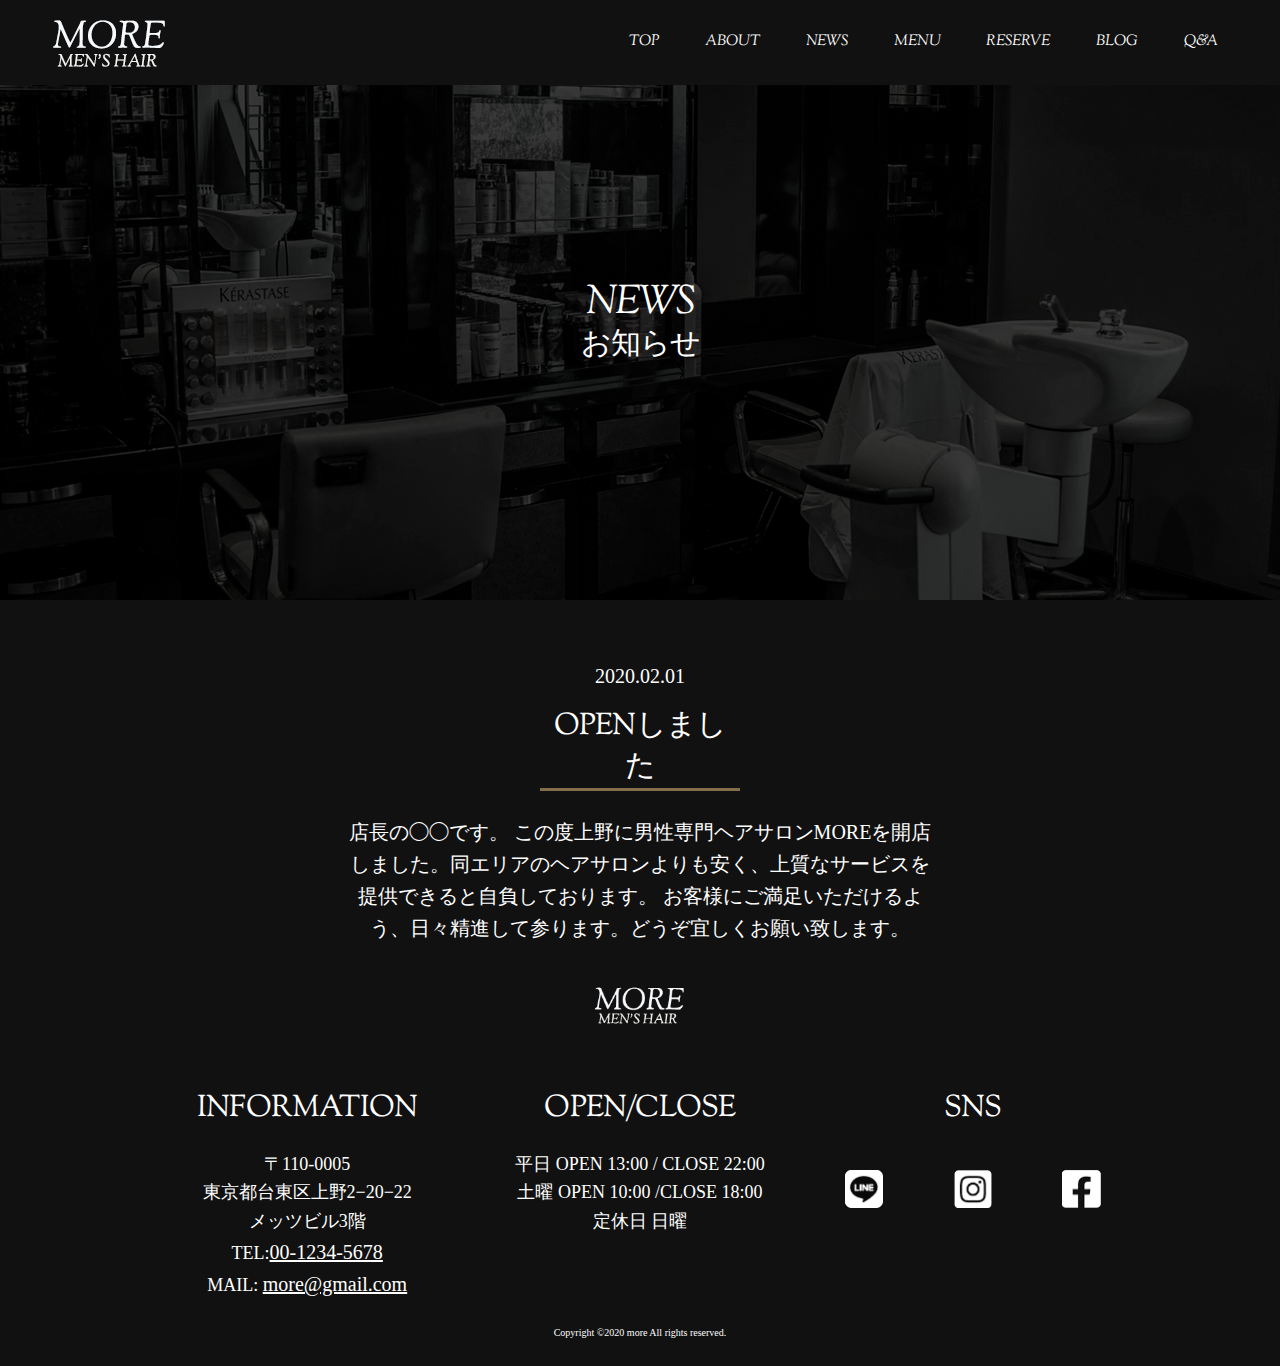
<file: 0201news.html>
<!DOCTYPE html>
<html lang="ja">
    <head>
             <!-- Basic Page Needs
      –––––––––––––––––––––––––––––––––––––––––––––––––– -->
      <meta charset="utf-8">
      <title>OPENしました/上野のメンズ専門美容室MORE</title>
      <meta name="description" content="「MORE COOL（よりカッコよく）」をモットーにした上野のメンズ専門美容室">
      <meta name="author" content="">
    
      <!-- Mobile Specific Metas
      –––––––––––––––––––––––––––––––––––––––––––––––––– -->
      <meta name="viewport" content="width=device-width, initial-scale=1">
    
    
      <!-- CSS
      –––––––––––––––––––––––––––––––––––––––––––––––––– -->
      <link rel="stylesheet" href="css/normalize.css">
      <link rel="stylesheet" href="css/skeleton.css">
      <link rel="stylesheet" href="css/style.css">
      
      <link href="https://fonts.googleapis.com/css2?family=Sorts+Mill+Goudy:ital@0;1&display=swap" rel="stylesheet">
      
      <script src="//ajax.googleapis.com/ajax/libs/jquery/1.10.2/jquery.min.js"></script>
      <script src="original_site.js"></script>
      
      <!-- Favicon
      –––––––––––––––––––––––––––––––––––––––––––––––––– -->
      <link rel="icon" type="image/png" href="images/favicon.png">
    </head>
    <body>
        <header id="site_header">
            <div class="container">
                <div class="row">
                    <div id="sp_header">
                        <div id="sp_logo" >
                         <a href="index.html">
                           <img src="images/top_sp/sp_logo.png" alt="メンズ専門ヘアサロンモア">
                            </a>
                        </div>
                        <div id="sp_hambergar" >
                            
                        </div>
                        <div id="sp_navi">
                            <ul id="sp_navi_list">
                                <li><a href="index.html">TOP</a></li>
                                <li><a href="about.html">ABOUT</a></li>
                                <li><a href="news.html">NEWS</a></li>
                                <li><a href="menu.html">MENU</a></li>
                                <li><a href="reserve.html">RESERVE</a></li>
                                <li><a href="blog.html">BLOG</a></li>
                                <li><a href="qa.html">Q&A</a></li>
                            </ul>
                        </div>
                    </div>
                    <div id="pc_header">
                        <div id="pc_logo">
                            <a href="index.html">
                            <img src="images/top_pc/logo_pc.png" alt="メンズ専門ヘアサロンモア">
                            </a>
                        </div>
                        <div id="pc_navi">
                            <ul id="pc_navi_list">
                                <li><a href="index.html">TOP</a></li>
                                <li><a href="about.html">ABOUT</a></li>
                                <li><a href="news.html">NEWS</a></li>
                                <li><a href="menu.html">MENU</a></li>
                                <li><a href="reserve.html">RESERVE</a></li>
                                <li><a href="blog.html">BLOG</a></li>
                                <li><a href="qa.html">Q&A</a></li>
                            </ul>
                        </div>
                    </div>
                </div>
            </div>
        </header>
        <section id="contents">
            <div id="cover_mono">
                <h1><span>NEWS</span><br>お知らせ</h1>
            </div>
            <div class="container">
                <div class="row">
                    <article class="menu_box_news_bottom">
                        <p>2020.02.01</p>
                        <h4>OPENしました</h4>
                        <p>店長の◯◯です。
                            この度上野に男性専門ヘアサロンMOREを開店しました。同エリアのヘアサロンよりも安く、上質なサービスを
                            提供できると自負しております。
                            お客様にご満足いただけるよう、日々精進して参ります。どうぞ宜しくお願い致します。</p>
                    </article>
                </div>
            </div>
                   
        </section>
        <a href="#top" id="btn-backtotop"><img src="images/top_sp/top_button.png" alt="ページ上部へ戻る"></a>
        <footer>
            <img src="images/top_sp/sp_logo.png" alt="ロゴ">
            <div class="container">
                <div class="row">
                    <div id="footer_other_page">
                    <div class="four columns">
                        <div id="information">
                            <h4>INFORMATION</h4>
                            <p>〒110-0005<br>東京都台東区上野2−20−22<br>メッツビル3階<br>TEL:<a href="tel:00-1234-5678">00-1234-5678</a>
                            <br>MAIL: <a href="mailto:more@gmail.com">more@gmail.com</a></p>
                        </div>
                    </div>
                    <div class="four columns">
                        <div id="openclose">
                            <h4>OPEN/CLOSE</h4>
                            <p>平日 OPEN 13:00 / CLOSE 22:00<br>土曜 OPEN 10:00 /CLOSE 18:00<br>定休日 日曜</p>
                        </div>
                    </div>
                    <div class="four columns">
                        <div id="sns">
                            <h4>SNS</h4>
                            <ul>
                                <li><a href="#"><img src="images/top_sp/line_sp.png" alt="lineへ"></a></li>
                                <li><a href="#"><img src="images/top_sp/insta_sp.png" alt="instagramへ"></a></li>
                                <li><a href="#"><img src="images/top_sp/facebook_sp.png" alt="facebookへ"></a></li>
                            </ul>
                        </div>
                    </div>
                    </div>
                </div>
            </div>
            <p id="copy_right">Copyright ©2020 more All rights reserved.</p>
        </footer>
    </body>
</html>
</file>
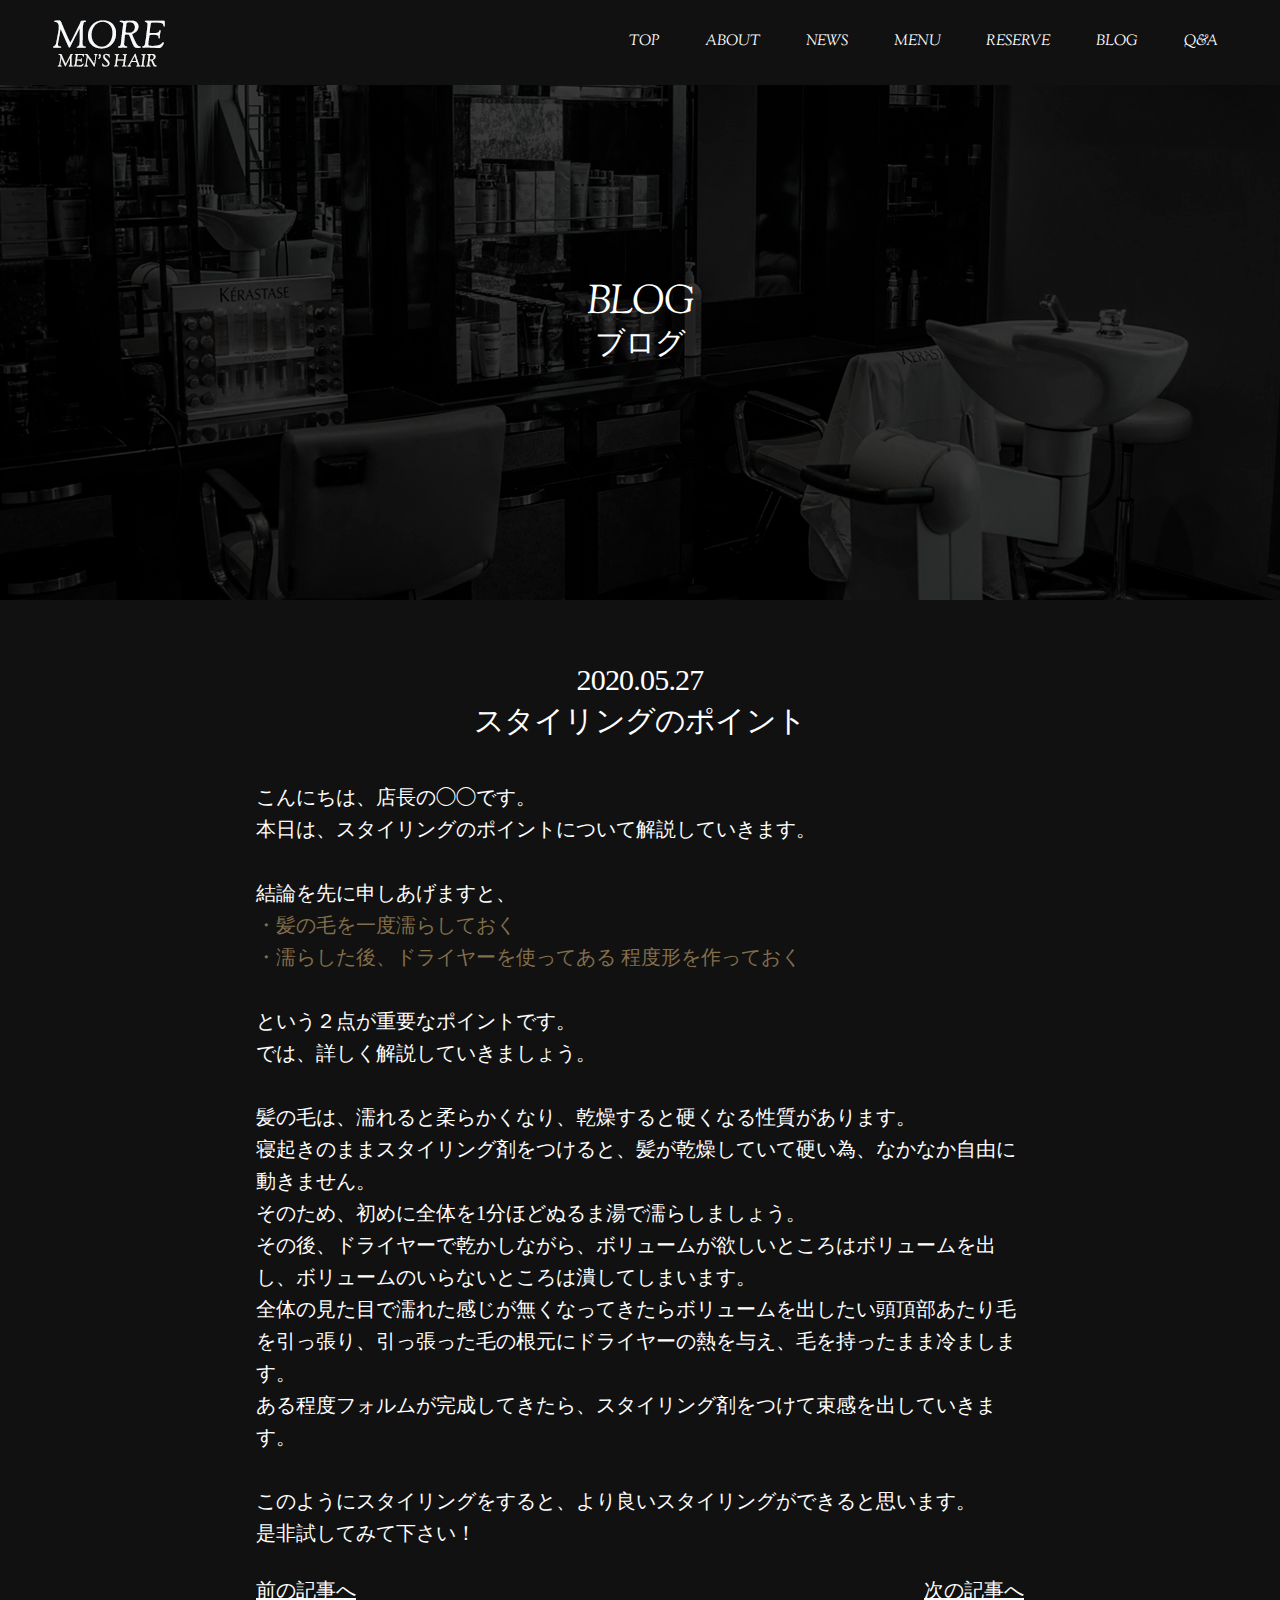
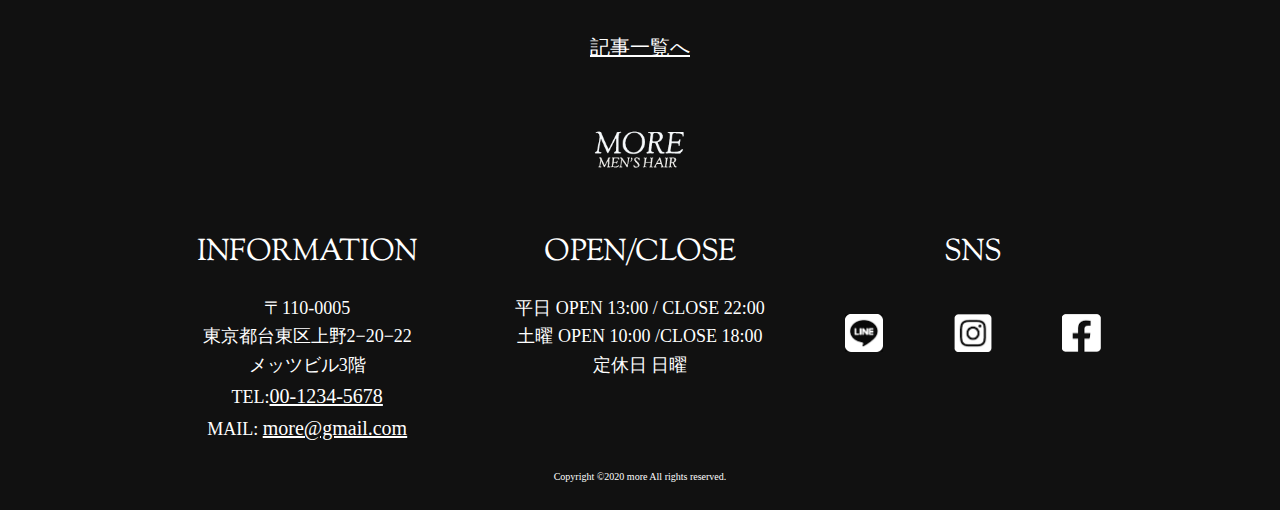
<file: 0527blog.html>
<!DOCTYPE html>
<html lang="ja">
    <head>
             <!-- Basic Page Needs
      –––––––––––––––––––––––––––––––––––––––––––––––––– -->
      <meta charset="utf-8">
      <title>スタイリングのポイント/上野のメンズ専門美容室MORE</title>
      <meta name="description" content="「MORE COOL（よりカッコよく）」をモットーにした上野のメンズ専門美容室">
      <meta name="author" content="">
    
      <!-- Mobile Specific Metas
      –––––––––––––––––––––––––––––––––––––––––––––––––– -->
      <meta name="viewport" content="width=device-width, initial-scale=1">
    
    
      <!-- CSS
      –––––––––––––––––––––––––––––––––––––––––––––––––– -->
      <link rel="stylesheet" href="css/normalize.css">
      <link rel="stylesheet" href="css/skeleton.css">
      <link rel="stylesheet" href="css/style.css">
      
      <link href="https://fonts.googleapis.com/css2?family=Sorts+Mill+Goudy:ital@0;1&display=swap" rel="stylesheet">
      
      <script src="//ajax.googleapis.com/ajax/libs/jquery/1.10.2/jquery.min.js"></script>
      <script src="original_site.js"></script>
      
      <!-- Favicon
      –––––––––––––––––––––––––––––––––––––––––––––––––– -->
      <link rel="icon" type="image/png" href="images/favicon.png">
    </head>
    <body>
        <header id="site_header">
            <div class="container">
                <div class="row">
                    <div id="sp_header">
                        <div id="sp_logo" >
                            <a href="index.html">
                            <img src="images/top_sp/sp_logo.png" alt="メンズ専門ヘアサロンモア">
                            </a>
                        </div>
                        <div id="sp_hambergar" >
                            
                        </div>
                        <div id="sp_navi">
                            <ul id="sp_navi_list">
                                <li><a href="index.html">TOP</a></li>
                                <li><a href="about.html">ABOUT</a></li>
                                <li><a href="news.html">NEWS</a></li>
                                <li><a href="menu.html">MENU</a></li>
                                <li><a href="reserve.html">RESERVE</a></li>
                                <li><a href="blog.html">BLOG</a></li>
                                <li><a href="qa.html">Q&A</a></li>
                            </ul>
                        </div>
                    </div>
                    <div id="pc_header">
                        <div id="pc_logo">
                           <a href="index.html">
                            <img src="images/top_pc/logo_pc.png" alt="メンズ専門ヘアサロンモア">
                            </a>
                        </div>
                        <div id="pc_navi">
                            <ul id="pc_navi_list">
                                <li><a href="index.html">TOP</a></li>
                                <li><a href="about.html">ABOUT</a></li>
                                <li><a href="news.html">NEWS</a></li>
                                <li><a href="menu.html">MENU</a></li>
                                <li><a href="reserve.html">RESERVE</a></li>
                                <li><a href="blog.html">BLOG</a></li>
                                <li><a href="qa.html">Q&A</a></li>
                            </ul>
                        </div>
                    </div>
                </div>
            </div>
        </header>
        <section id="contents">
            <div id="cover_mono">
                <h1><span>BLOG</span><br>ブログ</h1>
            </div>
            <div class="container">
                <div class="row">
                    <article class="blog_article">
                        <h4>2020.05.27<br>スタイリングのポイント</h4>
                        <p>こんにちは、店長の◯◯です。
                            <br>
                            本日は、スタイリングのポイントについて解説していきます。
                            <br>
                            <br>
                            結論を先に申しあげますと、
                            <br>
                            <span>・髪の毛を一度濡らしておく
                            <br>
                            ・濡らした後、ドライヤーを使ってある 程度形を作っておく</span>
                            <br>
                            <br>
                            という２点が重要なポイントです。
                            <br>
                            では、詳しく解説していきましょう。
                            <br>
                            <br>
                            髪の毛は、濡れると柔らかくなり、乾燥すると硬くなる性質があります。
                            <br>
                            寝起きのままスタイリング剤をつけると、髪が乾燥していて硬い為、なかなか自由に動きません。
                            <br>
                            そのため、初めに全体を1分ほどぬるま湯で濡らしましょう。
                            <br>
                            その後、ドライヤーで乾かしながら、ボリュームが欲しいところはボリュームを出し、ボリュームのいらないところは潰してしまいます。
                            <br>
                            全体の見た目で濡れた感じが無くなってきたらボリュームを出したい頭頂部あたり毛を引っ張り、引っ張った毛の根元にドライヤーの熱を与え、毛を持ったまま冷まします。
                            <br>
                            ある程度フォルムが完成してきたら、スタイリング剤をつけて束感を出していきます。
                            <br>
                            <br>
                            このようにスタイリングをすると、より良いスタイリングができると思います。
                            <br>
                            是非試してみて下さい！</p>
                    </article>
                    <div class="article_navi">
                        <a href="#"><p>前の記事へ</p></a>
                        <a href="#"><p>次の記事へ</p></a>
                    </div>
                    <div class="article_index">
                        <a href="blog.html"><p>記事一覧へ</p></a>
                    </div>
                </div>
            </div>
        </section>
        <a href="#top" id="btn-backtotop"><img src="images/top_sp/top_button.png" alt="ページ上部へ戻る"></a>
        <footer>
            <img src="images/top_sp/sp_logo.png" alt="ロゴ">
            <div class="container">
                <div class="row">
                    <div id="footer_other_page">
                    <div class="four columns">
                        <div id="information">
                            <h4>INFORMATION</h4>
                            <p>〒110-0005<br>東京都台東区上野2−20−22<br>メッツビル3階<br>TEL:<a href="tel:00-1234-5678">00-1234-5678</a>
                            <br>MAIL: <a href="mailto:more@gmail.com">more@gmail.com</a></p>
                        </div>
                    </div>
                    <div class="four columns">
                        <div id="openclose">
                            <h4>OPEN/CLOSE</h4>
                            <p>平日 OPEN 13:00 / CLOSE 22:00<br>土曜 OPEN 10:00 /CLOSE 18:00<br>定休日 日曜</p>
                        </div>
                    </div>
                    <div class="four columns">
                        <div id="sns">
                            <h4>SNS</h4>
                            <ul>
                                <li><a href="#"><img src="images/top_sp/line_sp.png" alt="lineへ"></a></li>
                                <li><a href="#"><img src="images/top_sp/insta_sp.png" alt="instagramへ"></a></li>
                                <li><a href="#"><img src="images/top_sp/facebook_sp.png" alt="facebookへ"></a></li>
                            </ul>
                        </div>
                    </div>
                    </div>
                </div>
            </div>
            <p id="copy_right">Copyright ©2020 more All rights reserved.</p>
        </footer>
    </body>
</html>
</file>
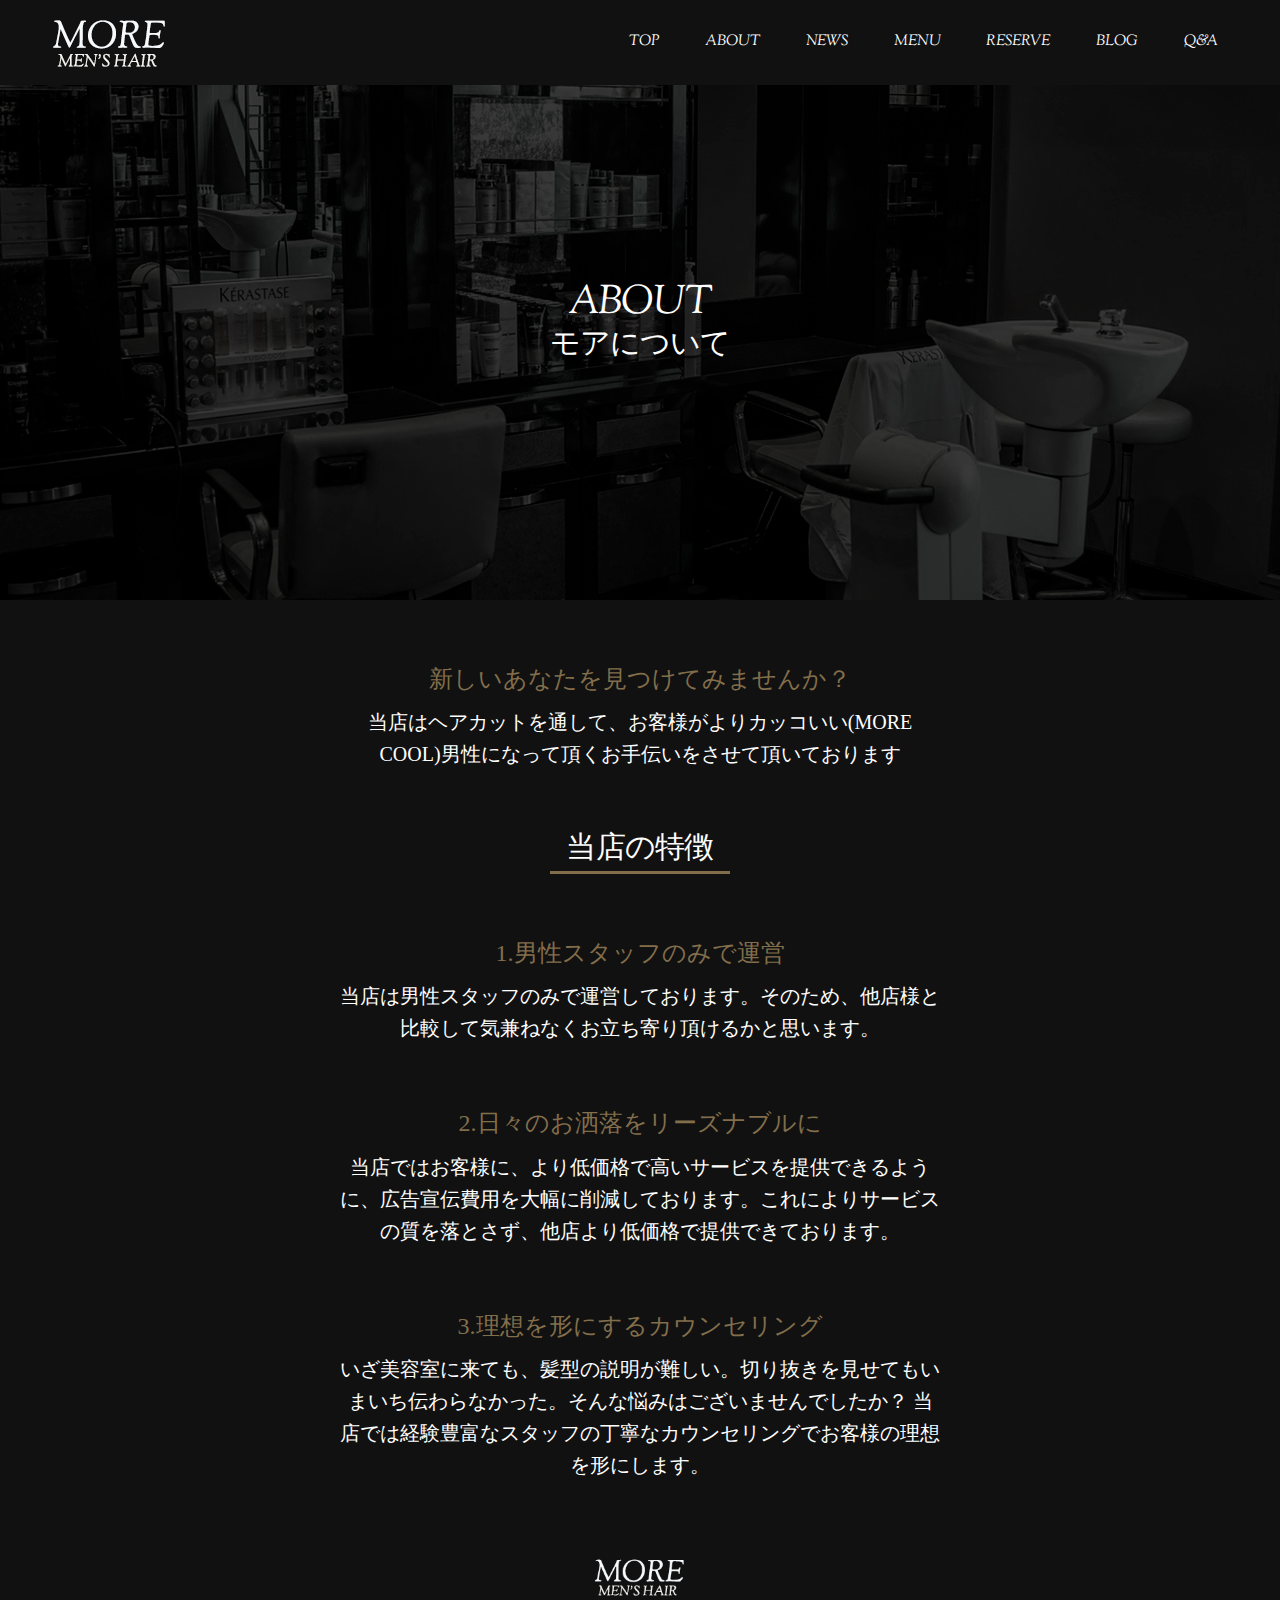
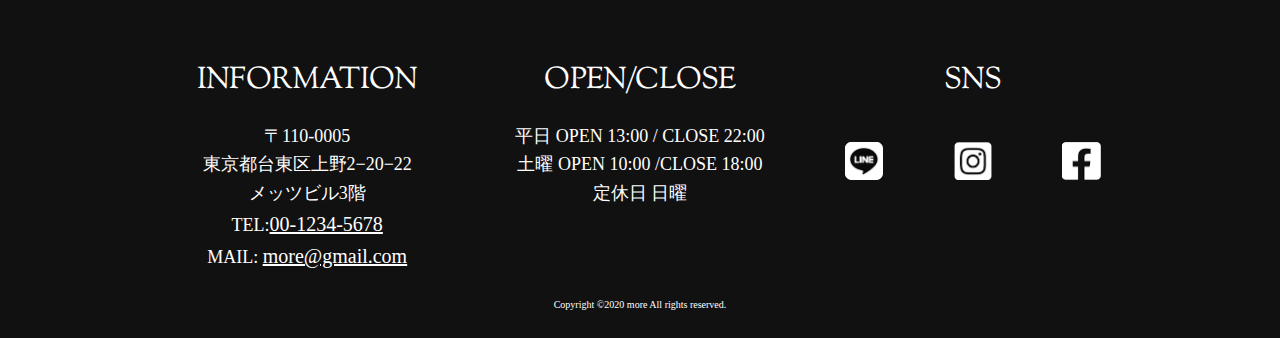
<file: about.html>
<!DOCTYPE html>
<html lang="ja">
    <head>
             <!-- Basic Page Needs
      –––––––––––––––––––––––––––––––––––––––––––––––––– -->
      <meta charset="utf-8">
      <title>ABOUT/上野のメンズ専門美容室MORE</title>
      <meta name="description" content="「MORE COOL（よりカッコよく）」をモットーにした上野のメンズ専門美容室">
      <meta name="author" content="">
    
      <!-- Mobile Specific Metas
      –––––––––––––––––––––––––––––––––––––––––––––––––– -->
      <meta name="viewport" content="width=device-width, initial-scale=1">
    
    
      <!-- CSS
      –––––––––––––––––––––––––––––––––––––––––––––––––– -->
      <link rel="stylesheet" href="css/normalize.css">
      <link rel="stylesheet" href="css/skeleton.css">
      <link rel="stylesheet" href="css/style.css">
      
      <link href="https://fonts.googleapis.com/css2?family=Sorts+Mill+Goudy:ital@0;1&display=swap" rel="stylesheet">
      
      <script src="//ajax.googleapis.com/ajax/libs/jquery/1.10.2/jquery.min.js"></script>
      <script src="original_site.js"></script>
      
      <!-- Favicon
      –––––––––––––––––––––––––––––––––––––––––––––––––– -->
      <link rel="icon" type="image/png" href="images/favicon.png">
    </head>
    <body>
        <header id="site_header">
            <div class="container">
                <div class="row">
                    <div id="sp_header">
                        <div id="sp_logo" >
                            <a href="index.html">
                            <img src="images/top_sp/sp_logo.png" alt="メンズ専門ヘアサロンモア">
                            </a>
                        </div>
                        <div id="sp_hambergar" >
                            
                        </div>
                        <div id="sp_navi">
                            <ul id="sp_navi_list">
                                <li><a href="index.html">TOP</a></li>
                                <li><a href="about.html">ABOUT</a></li>
                                <li><a href="news.html">NEWS</a></li>
                                <li><a href="menu.html">MENU</a></li>
                                <li><a href="reserve.html">RESERVE</a></li>
                                <li><a href="blog.html">BLOG</a></li>
                                <li><a href="qa.html">Q&A</a></li>
                            </ul>
                        </div>
                    </div>
                    <div id="pc_header">
                        <div id="pc_logo">
                            <a href="index.html">
                            <img src="images/top_pc/logo_pc.png" alt="メンズ専門ヘアサロンモア">
                            </a>
                        </div>
                        <div id="pc_navi">
                            <ul id="pc_navi_list">
                                <li><a href="index.html">TOP</a></li>
                                <li><a href="about.html">ABOUT</a></li>
                                <li><a href="news.html">NEWS</a></li>
                                <li><a href="menu.html">MENU</a></li>
                                <li><a href="reserve.html">RESERVE</a></li>
                                <li><a href="blog.html">BLOG</a></li>
                                <li><a href="qa.html">Q&A</a></li>
                            </ul>
                        </div>
                    </div>
                </div>
            </div>
        </header>
        <section id="contents">
            <div id="cover_mono">
                <h1><span>ABOUT</span><br>モアについて</h1>
            </div>
            <div class="container">
                <div class="row">
                    <section id="concept" class="menu_box">
                        <p><span>新しいあなたを<br>見つけてみませんか？</span><br>当店はヘアカットを通して、お客様がよりカッコいい(MORE COOL)男性になって頂くお手伝いをさせて頂いております</p>
                    </section>
                    <section class="menu_box feature">
                        <h4>当店の特徴</h4>
                    </section>
                    <section class="menu_box feature">
                        <p><span>1.男性スタッフのみで運営</span><br>当店は男性スタッフのみで運営しております。そのため、他店様と比較して気兼ねなくお立ち寄り頂けるかと思います。</p>
                    </section>
                    <section class="menu_box feature">
                        <p><span>2.日々のお洒落をリーズナブルに</span><br>当店ではお客様に、より低価格で高いサービスを提供できるように、広告宣伝費用を大幅に削減しております。これによりサービスの質を落とさず、他店より低価格で提供できております。</p>
                    </section>
                    <section class="menu_box feature">
                        <p><span>3.理想を形にするカウンセリング</span><br>いざ美容室に来ても、髪型の説明が難しい。切り抜きを見せてもいまいち伝わらなかった。そんな悩みはございませんでしたか？
                                 当店では経験豊富なスタッフの丁寧なカウンセリングでお客様の理想を形にします。</p>
                    </section>
                </div>
            </div>
                   
        </section>
        <a href="#top" id="btn-backtotop"><img src="images/top_sp/top_button.png" alt="ページ上部へ戻る"></a>
        <footer>
            <img src="images/top_sp/sp_logo.png" alt="ロゴ">
            <div class="container">
                <div class="row">
                    <div id="footer_other_page">
                    <div class="four columns">
                        <div id="information">
                            <h4>INFORMATION</h4>
                            <p>〒110-0005<br>東京都台東区上野2−20−22<br>メッツビル3階<br>TEL:<a href="tel:00-1234-5678">00-1234-5678</a>
                            <br>MAIL: <a href="mailto:more@gmail.com">more@gmail.com</a></p>
                        </div>
                    </div>
                    <div class="four columns">
                        <div id="openclose">
                            <h4>OPEN/CLOSE</h4>
                            <p>平日 OPEN 13:00 / CLOSE 22:00<br>土曜 OPEN 10:00 /CLOSE 18:00<br>定休日 日曜</p>
                        </div>
                    </div>
                    <div class="four columns">
                        <div id="sns">
                            <h4>SNS</h4>
                            <ul>
                                <li><a href="#"><img src="images/top_sp/line_sp.png" alt="lineへ"></a></li>
                                <li><a href="#"><img src="images/top_sp/insta_sp.png" alt="instagramへ"></a></li>
                                <li><a href="#"><img src="images/top_sp/facebook_sp.png" alt="facebookへ"></a></li>
                            </ul>
                        </div>
                    </div>
                    </div>
                </div>
            </div>
            <p id="copy_right">Copyright ©2020 more All rights reserved.</p>
        </footer>
    </body>
</html>
</file>
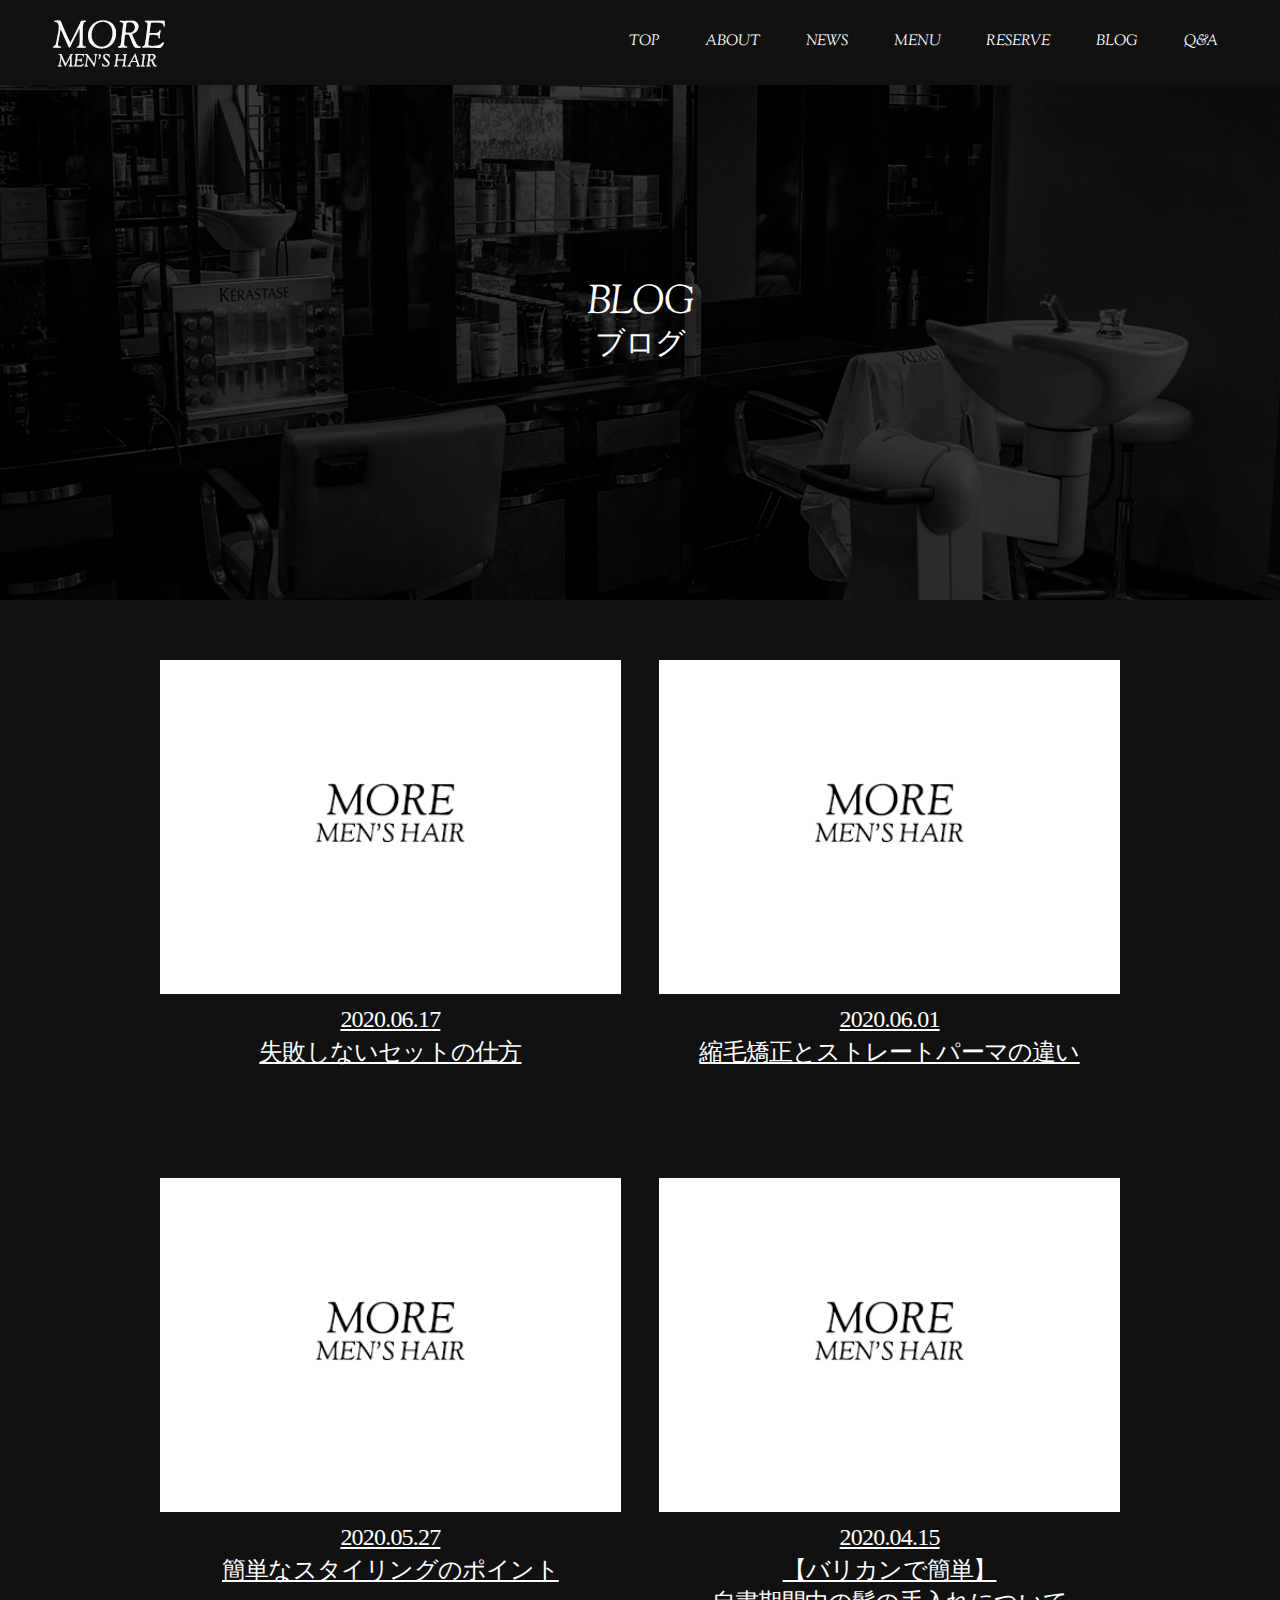
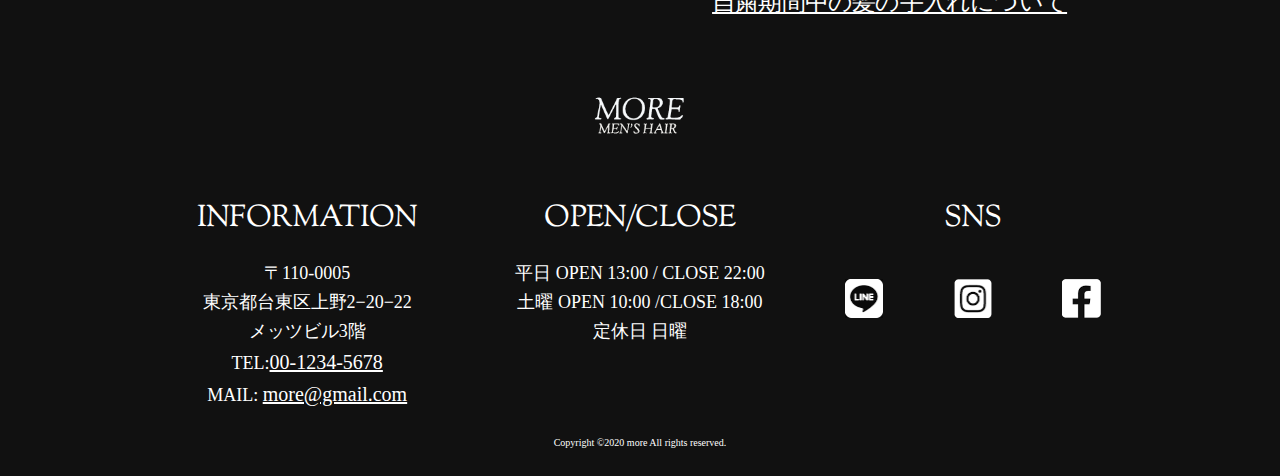
<file: blog.html>
<!DOCTYPE html>
<html lang="ja">
    <head>
             <!-- Basic Page Needs
      –––––––––––––––––––––––––––––––––––––––––––––––––– -->
      <meta charset="utf-8">
      <title>BLOG/上野のメンズ専門美容室MORE</title>
      <meta name="description" content="「MORE COOL（よりカッコよく）」をモットーにした上野のメンズ専門美容室">
      <meta name="author" content="">
    
      <!-- Mobile Specific Metas
      –––––––––––––––––––––––––––––––––––––––––––––––––– -->
      <meta name="viewport" content="width=device-width, initial-scale=1">
    
    
      <!-- CSS
      –––––––––––––––––––––––––––––––––––––––––––––––––– -->
      <link rel="stylesheet" href="css/normalize.css">
      <link rel="stylesheet" href="css/skeleton.css">
      <link rel="stylesheet" href="css/style.css">
      
      <link href="https://fonts.googleapis.com/css2?family=Sorts+Mill+Goudy:ital@0;1&display=swap" rel="stylesheet">
      
      <script src="//ajax.googleapis.com/ajax/libs/jquery/1.10.2/jquery.min.js"></script>
      <script src="original_site.js"></script>
      
      <!-- Favicon
      –––––––––––––––––––––––––––––––––––––––––––––––––– -->
      <link rel="icon" type="image/png" href="images/favicon.png">
    </head>
    <body>
        <header id="site_header">
            <div class="container">
                <div class="row">
                    <div id="sp_header">
                        <div id="sp_logo" >
                            <a href="index.html">
                            <img src="images/top_sp/sp_logo.png" alt="メンズ専門ヘアサロンモア">
                            </a>
                        </div>
                        <div id="sp_hambergar" >
                            
                        </div>
                        <div id="sp_navi">
                            <ul id="sp_navi_list">
                                <li><a href="index.html">TOP</a></li>
                                <li><a href="about.html">ABOUT</a></li>
                                <li><a href="news.html">NEWS</a></li>
                                <li><a href="menu.html">MENU</a></li>
                                <li><a href="reserve.html">RESERVE</a></li>
                                <li><a href="blog.html">BLOG</a></li>
                                <li><a href="qa.html">Q&A</a></li>
                            </ul>
                        </div>
                    </div>
                    <div id="pc_header">
                        <div id="pc_logo">
                           <a href="index.html">
                            <img src="images/top_pc/logo_pc.png" alt="メンズ専門ヘアサロンモア">
                            </a>
                        </div>
                        <div id="pc_navi">
                            <ul id="pc_navi_list">
                                <li><a href="index.html">TOP</a></li>
                                <li><a href="about.html">ABOUT</a></li>
                                <li><a href="news.html">NEWS</a></li>
                                <li><a href="menu.html">MENU</a></li>
                                <li><a href="reserve.html">RESERVE</a></li>
                                <li><a href="blog.html">BLOG</a></li>
                                <li><a href="qa.html">Q&A</a></li>
                            </ul>
                        </div>
                    </div>
                </div>
            </div>
        </header>
        <section id="contents">
            <div id="cover_mono">
                <h1><span>BLOG</span><br>ブログ</h1>
            </div>
            <div class="container">
                <div class="row">
                    <div class="six columns">
                        <div class="menu_box_blog">
                            <a href="#">
                            <img src="images/blog/samune_sp.png" alt="失敗しないセットの仕方ページへ移動">
                            <h4>2020.06.17<br>失敗しないセットの仕方</h4>
                            </a>
                        </div>
                    </div>
                    <div class="six columns">
                        <div class="menu_box_blog">
                            <a href="#">
                            <img src="images/blog/samune_sp.png" alt="縮毛矯正とストレートパーマの違いページへ移動">
                            <h4>2020.06.01<br>縮毛矯正とストレートパーマの違い</h4>
                            </a>
                        </div>
                    </div>
                </div>
            </div>
            <div class="container">
                <div class="row">
                    <div class="six columns">
                        <div class="menu_box_blog">
                            <a href="0527blog.html">
                            <img src="images/blog/samune_sp.png" alt="簡単なスタイリングのポイントページへ移動">
                            <h4>2020.05.27<br>簡単なスタイリングのポイント</h4>
                            </a>
                        </div>
                    </div>
                    <div class="six columns">
                        <div class="menu_box_blog">
                            <a href="#">
                            <img src="images/blog/samune_sp.png" alt="自粛期間中の髪の手入れについてページへ移動">
                            <h4>2020.04.15<br>【バリカンで簡単】<br>自粛期間中の髪の手入れについて</h4>
                            </a>
                        </div>
                    </div>
                </div>
            </div>
        </section>
        <a href="#top" id="btn-backtotop"><img src="images/top_sp/top_button.png" alt="ページ上部へ戻る"></a>
        <footer>
            <img src="images/top_sp/sp_logo.png" alt="ロゴ">
            <div class="container">
                <div class="row">
                    <div id="footer_other_page">
                    <div class="four columns">
                        <div id="information">
                            <h4>INFORMATION</h4>
                            <p>〒110-0005<br>東京都台東区上野2−20−22<br>メッツビル3階<br>TEL:<a href="tel:00-1234-5678">00-1234-5678</a>
                            <br>MAIL: <a href="mailto:more@gmail.com">more@gmail.com</a></p>
                        </div>
                    </div>
                    <div class="four columns">
                        <div id="openclose">
                            <h4>OPEN/CLOSE</h4>
                            <p>平日 OPEN 13:00 / CLOSE 22:00<br>土曜 OPEN 10:00 /CLOSE 18:00<br>定休日 日曜</p>
                        </div>
                    </div>
                    <div class="four columns">
                        <div id="sns">
                            <h4>SNS</h4>
                            <ul>
                                <li><a href="#"><img src="images/top_sp/line_sp.png" alt="lineへ"></a></li>
                                <li><a href="#"><img src="images/top_sp/insta_sp.png" alt="instagramへ"></a></li>
                                <li><a href="#"><img src="images/top_sp/facebook_sp.png" alt="facebookへ"></a></li>
                            </ul>
                        </div>
                    </div>
                    </div>
                </div>
            </div>
            <p id="copy_right">Copyright ©2020 more All rights reserved.</p>
        </footer>
    </body>
</html>
</file>
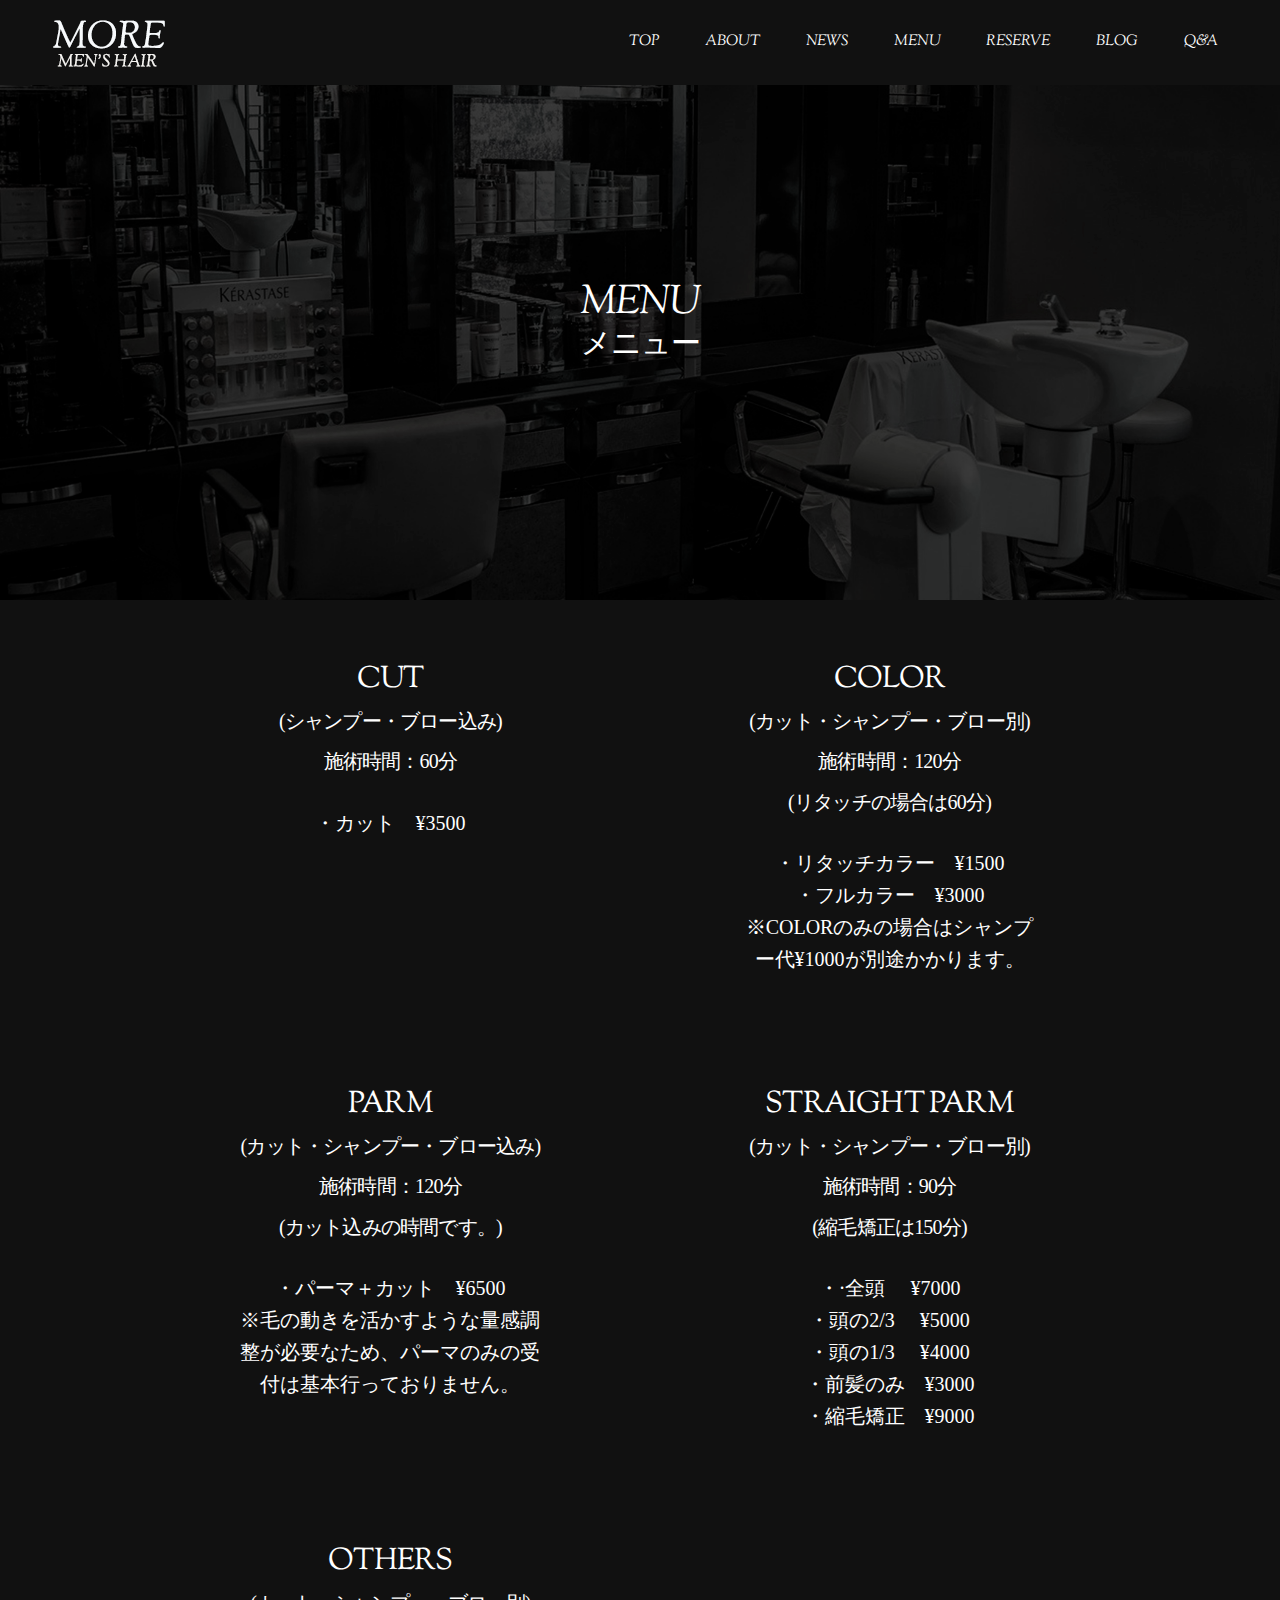
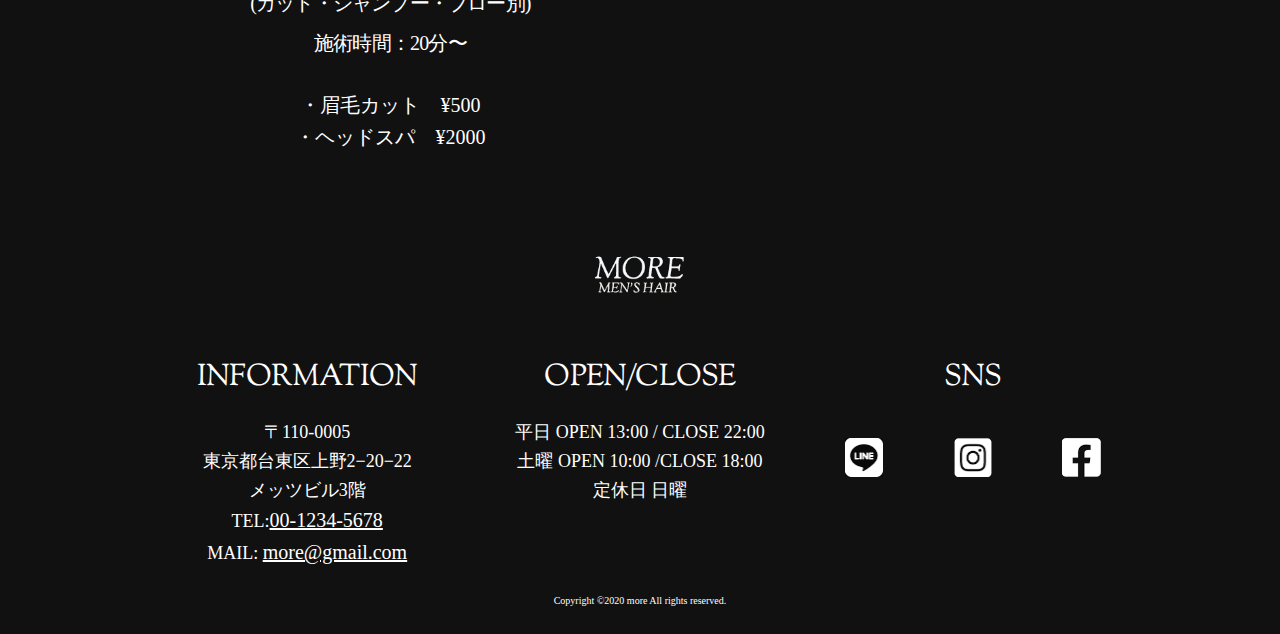
<file: menu.html>
<!DOCTYPE html>
<html lang="ja">
    <head>
             <!-- Basic Page Needs
      –––––––––––––––––––––––––––––––––––––––––––––––––– -->
      <meta charset="utf-8">
      <title>MENU/上野のメンズ専門美容室MORE</title>
      <meta name="description" content="「MORE COOL（よりカッコよく）」をモットーにした上野のメンズ専門美容室">
      <meta name="author" content="">
    
      <!-- Mobile Specific Metas
      –––––––––––––––––––––––––––––––––––––––––––––––––– -->
      <meta name="viewport" content="width=device-width, initial-scale=1">
    
    
      <!-- CSS
      –––––––––––––––––––––––––––––––––––––––––––––––––– -->
      <link rel="stylesheet" href="css/normalize.css">
      <link rel="stylesheet" href="css/skeleton.css">
      <link rel="stylesheet" href="css/style.css">
      
      <link href="https://fonts.googleapis.com/css2?family=Sorts+Mill+Goudy:ital@0;1&display=swap" rel="stylesheet">
      
      <script src="//ajax.googleapis.com/ajax/libs/jquery/1.10.2/jquery.min.js"></script>
      <script src="original_site.js"></script>
      
      <!-- Favicon
      –––––––––––––––––––––––––––––––––––––––––––––––––– -->
      <link rel="icon" type="image/png" href="images/favicon.png">
    </head>
    <body>
        <header id="site_header">
            <div class="container">
                <div class="row">
                    <div id="sp_header">
                        <div id="sp_logo" >
                            <a href="index.html">
                            <img src="images/top_sp/sp_logo.png" alt="メンズ専門ヘアサロンモア">
                            </a>
                        </div>
                        <div id="sp_hambergar" >
                            
                        </div>
                        <div id="sp_navi">
                            <ul id="sp_navi_list">
                               <li><a href="index.html">TOP</a></li>
                                <li><a href="about.html">ABOUT</a></li>
                                <li><a href="news.html">NEWS</a></li>
                                <li><a href="menu.html">MENU</a></li>
                                <li><a href="reserve.html">RESERVE</a></li>
                                <li><a href="blog.html">BLOG</a></li>
                                <li><a href="qa.html">Q&A</a></li>
                            </ul>
                        </div>
                    </div>
                    <div id="pc_header">
                        <div id="pc_logo">
                            <a href="index.html">
                           <img src="images/top_pc/logo_pc.png" alt="メンズ専門ヘアサロンモア">
                            </a>
                        </div>
                        <div id="pc_navi">
                            <ul id="pc_navi_list">
                                <li><a href="index.html">TOP</a></li>
                                <li><a href="about.html">ABOUT</a></li>
                                <li><a href="news.html">NEWS</a></li>
                                <li><a href="menu.html">MENU</a></li>
                                <li><a href="reserve.html">RESERVE</a></li>
                                <li><a href="blog.html">BLOG</a></li>
                                <li><a href="qa.html">Q&A</a></li>
                            </ul>
                        </div>
                    </div>
                </div>
            </div>
        </header>
        <section id="cut_contents">
            <div id="cover_mono">
                <h1><span>MENU</span><br>メニュー</h1>
            </div>
            <div class="container">
                <div class="row">
                    <div class="six columns">
                        <div class="menu_box_cut">
                            <h4>CUT<br><span>(シャンプー・ブロー込み)<br>施術時間：60分</span></h4>
                            <p>・カット　¥3500</p>
                        </div>
                    </div>
                    <div class="six columns">
                        <div class="menu_box_cut">
                            <h4>COLOR<br><span>(カット・シャンプー・ブロー別)<br>施術時間：120分<br>(リタッチの場合は60分)</span></h4>
                            <p>・リタッチカラー　¥1500<br>・フルカラー　¥3000<br>※COLORのみの場合はシャンプー代¥1000が別途かかります。</p>
                        </div>
                    </div>
                </div>
            </div>
            <div class="container">
                <div class="row">
                    <div class="six columns">
                        <div class="menu_box_cut">
                            <h4>PARM<br><span>(カット・シャンプー・ブロー込み)<br>施術時間：120分<br>(カット込みの時間です。)</span></h4>
                            <p>・パーマ＋カット　¥6500<br>※毛の動きを活かすような量感調整が必要なため、パーマのみの受付は基本行っておりません。</p>
                        </div>
                    </div>
                    <div class="six columns">
                        <div class="menu_box_cut">
                            <h4>STRAIGHT PARM<br><span>(カット・シャンプー・ブロー別)<br>施術時間：90分<br>(縮毛矯正は150分)</span></h4>
                            <p>・·全頭 　¥7000<br>・頭の2/3　 ¥5000<br>・頭の1/3　 ¥4000<br>・前髪のみ　¥3000<br>・縮毛矯正　¥9000</p>
                        </div>
                    </div>
                </div>
            </div>
            <div class="container">
                <div class="row">
                    <div class="six columns">
                        <div class="menu_box_cut">
                            <h4>OTHERS<br><span>(カット・シャンプー・ブロー別)<br>施術時間：20分〜</span></h4>
                            <p>・眉毛カット　¥500<br>・ヘッドスパ　¥2000</p>
                        </div>
                    </div>
                    </div>
                </div>
        </section>
        <a href="#top" id="btn-backtotop"><img src="images/top_sp/top_button.png" alt="ページ上部へ戻る"></a>
        <footer>
            <img src="images/top_sp/sp_logo.png" alt="ロゴ">
            <div class="container">
                <div class="row">
                    <div id="footer_other_page">
                    <div class="four columns">
                        <div id="information">
                            <h4>INFORMATION</h4>
                            <p>〒110-0005<br>東京都台東区上野2−20−22<br>メッツビル3階<br>TEL:<a href="tel:00-1234-5678">00-1234-5678</a>
                            <br>MAIL: <a href="mailto:more@gmail.com">more@gmail.com</a></p>
                        </div>
                    </div>
                    <div class="four columns">
                        <div id="openclose">
                            <h4>OPEN/CLOSE</h4>
                            <p>平日 OPEN 13:00 / CLOSE 22:00<br>土曜 OPEN 10:00 /CLOSE 18:00<br>定休日 日曜</p>
                        </div>
                    </div>
                    <div class="four columns">
                        <div id="sns">
                            <h4>SNS</h4>
                            <ul>
                                <li><a href="#"><img src="images/top_sp/line_sp.png" alt="lineへ"></a></li>
                                <li><a href="#"><img src="images/top_sp/insta_sp.png" alt="instagramへ"></a></li>
                                <li><a href="#"><img src="images/top_sp/facebook_sp.png" alt="facebookへ"></a></li>
                            </ul>
                        </div>
                    </div>
                    </div>
                </div>
            </div>
            <p id="copy_right">Copyright ©2020 more All rights reserved.</p>
        </footer>
    </body>
</html>
</file>
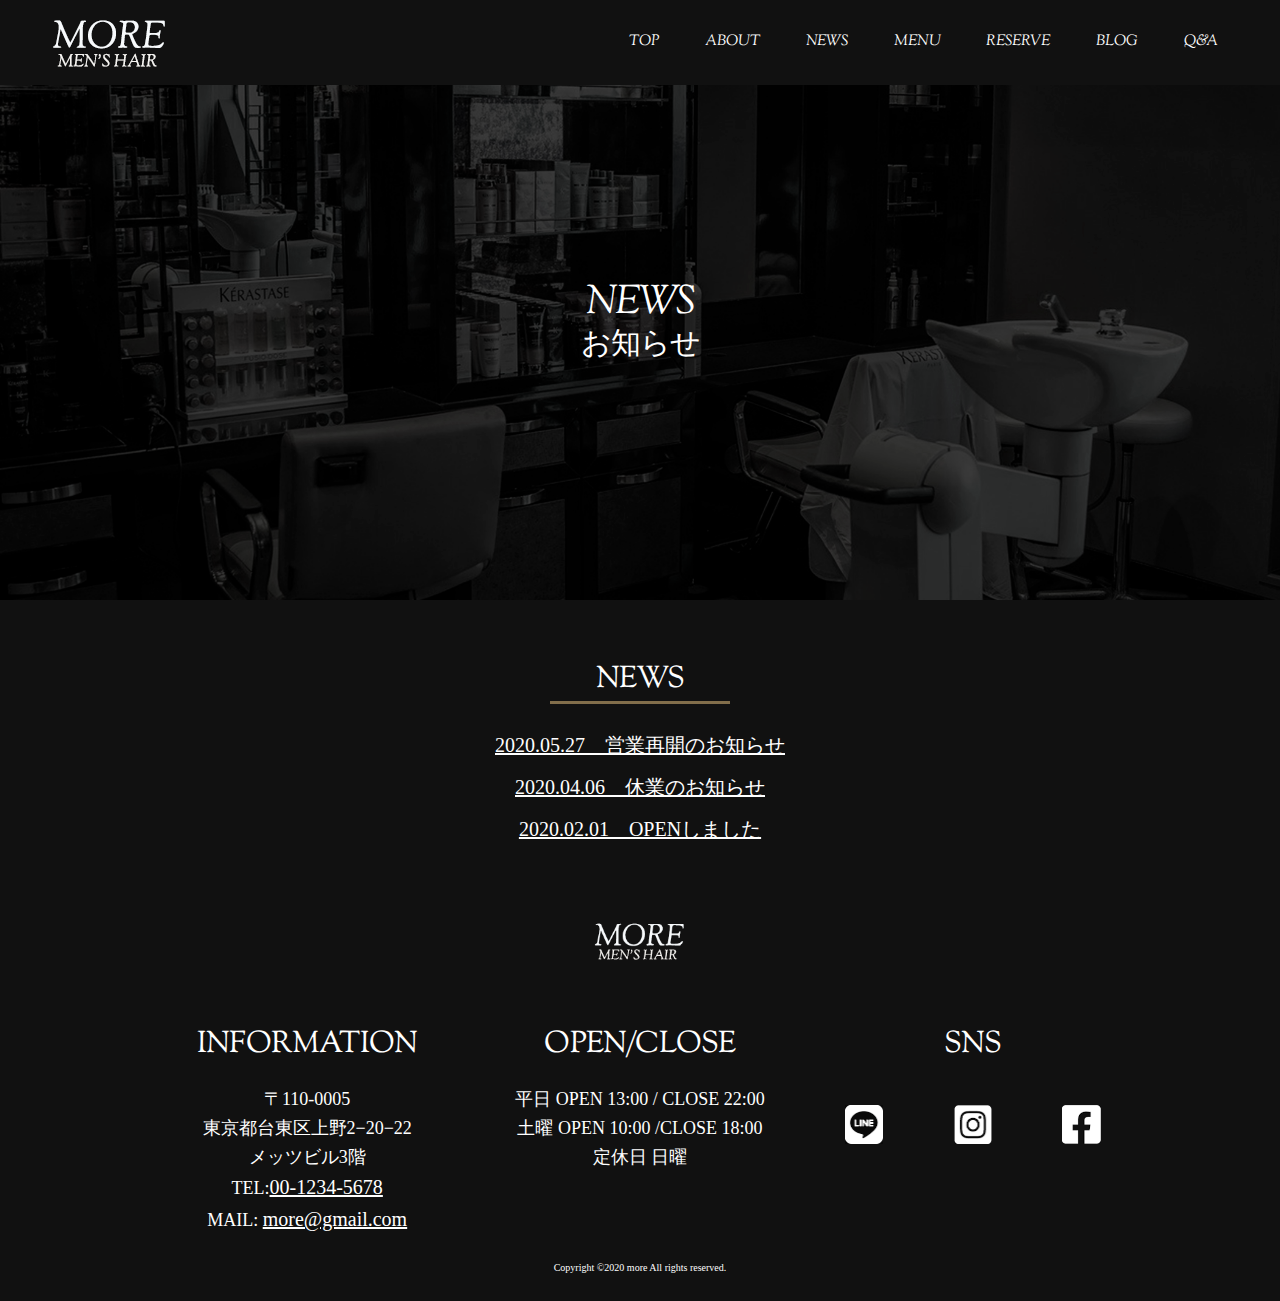
<file: news.html>
<!DOCTYPE html>
<html lang="ja">
    <head>
             <!-- Basic Page Needs
      –––––––––––––––––––––––––––––––––––––––––––––––––– -->
      <meta charset="utf-8">
      <title>NEWS/上野のメンズ専門美容室MORE</title>
      <meta name="description" content="「MORE COOL（よりカッコよく）」をモットーにした上野のメンズ専門美容室">
      <meta name="author" content="">
    
      <!-- Mobile Specific Metas
      –––––––––––––––––––––––––––––––––––––––––––––––––– -->
      <meta name="viewport" content="width=device-width, initial-scale=1">
    
    
      <!-- CSS
      –––––––––––––––––––––––––––––––––––––––––––––––––– -->
      <link rel="stylesheet" href="css/normalize.css">
      <link rel="stylesheet" href="css/skeleton.css">
      <link rel="stylesheet" href="css/style.css">
      
      <link href="https://fonts.googleapis.com/css2?family=Sorts+Mill+Goudy:ital@0;1&display=swap" rel="stylesheet">
      
      <script src="//ajax.googleapis.com/ajax/libs/jquery/1.10.2/jquery.min.js"></script>
      <script src="original_site.js"></script>
      
      <!-- Favicon
      –––––––––––––––––––––––––––––––––––––––––––––––––– -->
      <link rel="icon" type="image/png" href="images/favicon.png">
    </head>
    <body>
        <header id="site_header">
            <div class="container">
                <div class="row">
                    <div id="sp_header">
                        <div id="sp_logo" >
                            <a href="index.html">
                            <img src="images/top_sp/sp_logo.png" alt="メンズ専門ヘアサロンモア">
                            </a>
                        </div>
                        <div id="sp_hambergar" >
                            
                        </div>
                        <div id="sp_navi">
                            <ul id="sp_navi_list">
                                <li><a href="index.html">TOP</a></li>
                                <li><a href="about.html">ABOUT</a></li>
                                <li><a href="news.html">NEWS</a></li>
                                <li><a href="menu.html">MENU</a></li>
                                <li><a href="reserve.html">RESERVE</a></li>
                                <li><a href="blog.html">BLOG</a></li>
                                <li><a href="qa.html">Q&A</a></li>
                            </ul>
                        </div>
                    </div>
                    <div id="pc_header">
                        <div id="pc_logo">
                           <a href="index.html">
                            <img src="images/top_pc/logo_pc.png" alt="メンズ専門ヘアサロンモア">
                            </a>
                        </div>
                        <div id="pc_navi">
                            <ul id="pc_navi_list">
                                <li><a href="index.html">TOP</a></li>
                                <li><a href="about.html">ABOUT</a></li>
                                <li><a href="news.html">NEWS</a></li>
                                <li><a href="menu.html">MENU</a></li>
                                <li><a href="reserve.html">RESERVE</a></li>
                                <li><a href="blog.html">BLOG</a></li>
                                <li><a href="qa.html">Q&A</a></li>
                            </ul>
                        </div>
                    </div>
                </div>
            </div>
        </header>
        <section id="contents">
            <div id="cover_mono">
                <h1><span>NEWS</span><br>お知らせ</h1>
            </div>
            <div class="container">
                <div class="row">
                    <section class="menu_box_article">
                        <h4>NEWS</h4>
                        <ul>
                            <li><a href="#">2020.05.27　営業再開のお知らせ</a></li>
                            <li><a href="#">2020.04.06　休業のお知らせ</a></li>
                            <li><a href="0201news.html">2020.02.01　OPENしました</a></li>
                        </ul>
                    </section>
                    
                </div>
            </div>
                   
        </section>
        <a href="#top" id="btn-backtotop"><img src="images/top_sp/top_button.png" alt="ページ上部へ戻る"></a>
        <footer>
            <img src="images/top_sp/sp_logo.png" alt="ロゴ">
            <div class="container">
                <div class="row">
                    <div id="footer_other_page">
                    <div class="four columns">
                        <div id="information">
                            <h4>INFORMATION</h4>
                            <p>〒110-0005<br>東京都台東区上野2−20−22<br>メッツビル3階<br>TEL:<a href="tel:00-1234-5678">00-1234-5678</a>
                            <br>MAIL: <a href="mailto:more@gmail.com">more@gmail.com</a></p>
                        </div>
                    </div>
                    <div class="four columns">
                        <div id="openclose">
                            <h4>OPEN/CLOSE</h4>
                            <p>平日 OPEN 13:00 / CLOSE 22:00<br>土曜 OPEN 10:00 /CLOSE 18:00<br>定休日 日曜</p>
                        </div>
                    </div>
                    <div class="four columns">
                        <div id="sns">
                            <h4>SNS</h4>
                            <ul>
                                <li><a href="#"><img src="images/top_sp/line_sp.png" alt="lineへ"></a></li>
                                <li><a href="#"><img src="images/top_sp/insta_sp.png" alt="instagramへ"></a></li>
                                <li><a href="#"><img src="images/top_sp/facebook_sp.png" alt="facebookへ"></a></li>
                            </ul>
                        </div>
                    </div>
                    </div>
                </div>
            </div>
            <p id="copy_right">Copyright ©2020 more All rights reserved.</p>
        </footer>
    </body>
</html>
</file>
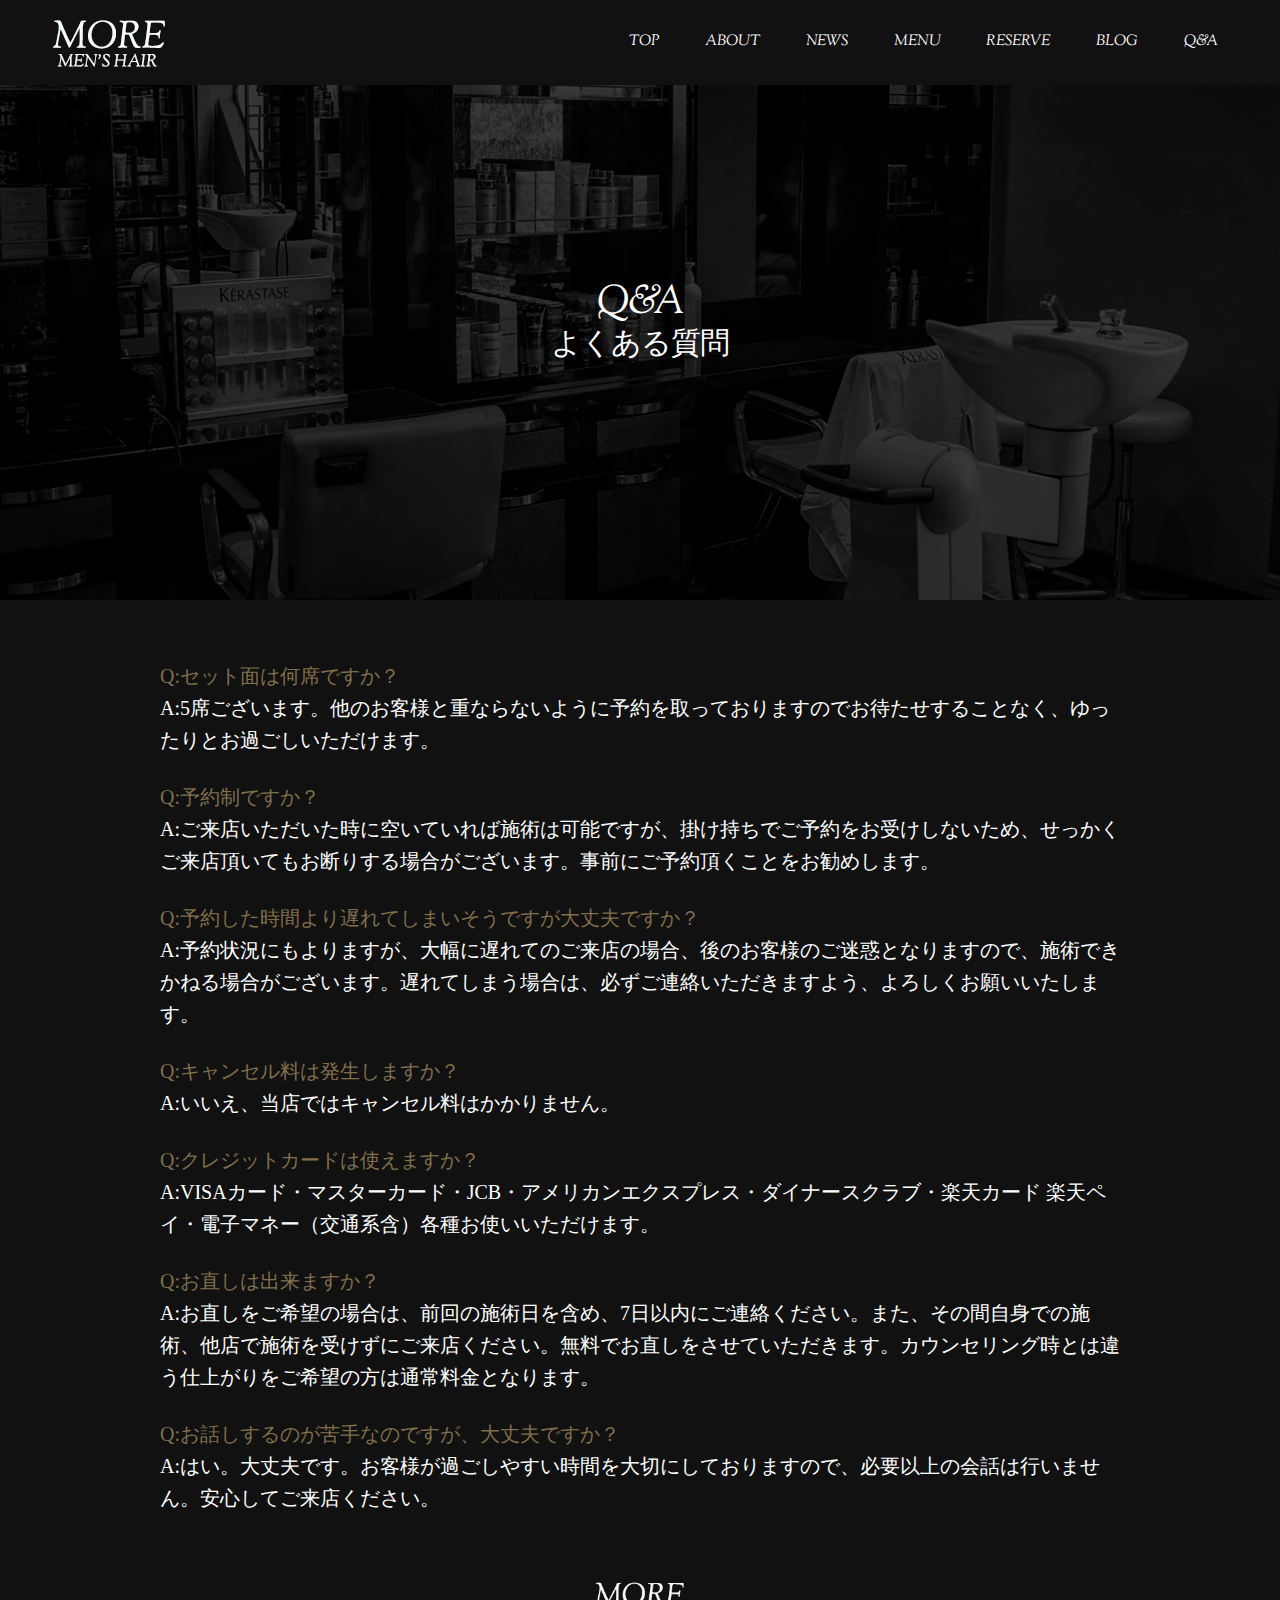
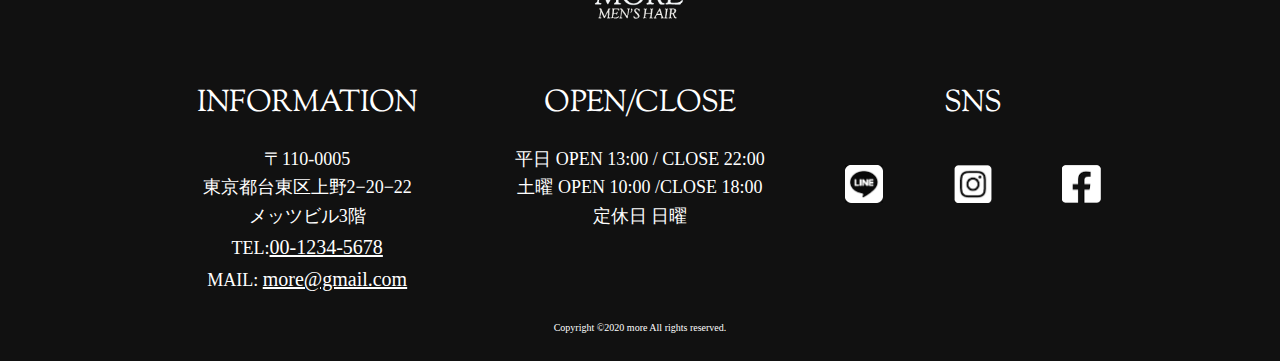
<file: qa.html>
<!DOCTYPE html>
<html lang="ja">
    <head>
             <!-- Basic Page Needs
      –––––––––––––––––––––––––––––––––––––––––––––––––– -->
      <meta charset="utf-8">
      <title> Q&A/上野のメンズ専門美容室MORE</title>
      <meta name="description" content="「MORE COOL（よりカッコよく）」をモットーにした上野のメンズ専門美容室">
      <meta name="author" content="">
    
      <!-- Mobile Specific Metas
      –––––––––––––––––––––––––––––––––––––––––––––––––– -->
      <meta name="viewport" content="width=device-width, initial-scale=1">
    
    
      <!-- CSS
      –––––––––––––––––––––––––––––––––––––––––––––––––– -->
      <link rel="stylesheet" href="css/normalize.css">
      <link rel="stylesheet" href="css/skeleton.css">
      <link rel="stylesheet" href="css/style.css">
      
      <link href="https://fonts.googleapis.com/css2?family=Sorts+Mill+Goudy:ital@0;1&display=swap" rel="stylesheet">
      
      <script src="//ajax.googleapis.com/ajax/libs/jquery/1.10.2/jquery.min.js"></script>
      <script src="original_site.js"></script>
      
      <!-- Favicon
      –––––––––––––––––––––––––––––––––––––––––––––––––– -->
      <link rel="icon" type="image/png" href="images/favicon.png">
    </head>
    <body>
        <header id="site_header">
            <div class="container">
                <div class="row">
                    <div id="sp_header">
                        <div id="sp_logo" >
                           <a href="index.html">
                            <img src="images/top_sp/sp_logo.png" alt="メンズ専門ヘアサロンモア">
                            </a>
                        </div>
                        <div id="sp_hambergar" >
                            
                        </div>
                        <div id="sp_navi">
                            <ul id="sp_navi_list">
                                <li><a href="index.html">TOP</a></li>
                                <li><a href="about.html">ABOUT</a></li>
                                <li><a href="news.html">NEWS</a></li>
                                <li><a href="menu.html">MENU</a></li>
                                <li><a href="reserve.html">RESERVE</a></li>
                                <li><a href="blog.html">BLOG</a></li>
                                <li><a href="qa.html">Q&A</a></li>
                            </ul>
                        </div>
                    </div>
                    <div id="pc_header">
                        <div id="pc_logo">
                           <a href="index.html">
                             <img src="images/top_pc/logo_pc.png" alt="メンズ専門ヘアサロンモア">
                            </a>
                        </div>
                        <div id="pc_navi">
                            <ul id="pc_navi_list">
                               <li><a href="index.html">TOP</a></li>
                                <li><a href="about.html">ABOUT</a></li>
                                <li><a href="news.html">NEWS</a></li>
                                <li><a href="menu.html">MENU</a></li>
                                <li><a href="reserve.html">RESERVE</a></li>
                                <li><a href="blog.html">BLOG</a></li>
                                <li><a href="qa.html">Q&A</a></li>
                            </ul>
                        </div>
                    </div>
                </div>
            </div>
        </header>
        <section id="contents">
            <div id="cover_mono">
                <h1><span>Q&A</span><br>よくある質問</h1>
            </div>
            <div class="container">
                <div class="row">
                    <section id="qa">
                        <div class="qa_box">
                           <p><span>Q:セット面は何席ですか？</span><br>A:5席ございます。他のお客様と重ならないように予約を取っておりますのでお待たせすることなく、ゆったりとお過ごしいただけます。
                           </p> 
                        </div>
                        <div class="qa_box">
                            <p><span>Q:予約制ですか？</span><br>A:ご来店いただいた時に空いていれば施術は可能ですが、掛け持ちでご予約をお受けしないため、せっかくご来店頂いてもお断りする場合がございます。事前にご予約頂くことをお勧めします。
                            </p>
                        </div>
                        <div class="qa_box">
                            <p><span>Q:予約した時間より遅れてしまいそうですが大丈夫ですか？</span><br>A:予約状況にもよりますが、大幅に遅れてのご来店の場合、後のお客様のご迷惑となりますので、施術できかねる場合がございます。遅れてしまう場合は、必ずご連絡いただきますよう、よろしくお願いいたします。</P>
                        </div>
                        <div class="qa_box">
                            <p><span>Q:キャンセル料は発生しますか？</span><br>A:いいえ、当店ではキャンセル料はかかりません。</p>
                        </div>
                        <div class="qa_box">
                            <p><span>Q:クレジットカードは使えますか？</span><br>A:VISAカード・マスターカード・JCB・アメリカンエクスプレス・ダイナースクラブ・楽天カード 楽天ペイ・電子マネー（交通系含）各種お使いいただけます。</p>
                        </div>
                        <div class="qa_box">
                            <p><span>Q:お直しは出来ますか？</span><br>A:お直しをご希望の場合は、前回の施術日を含め、7日以内にご連絡ください。また、その間自身での施術、他店で施術を受けずにご来店ください。無料でお直しをさせていただきます。カウンセリング時とは違う仕上がりをご希望の方は通常料金となります。</p>
                        </div>
                        <div class="qa_box">
                            <p><span>Q:お話しするのが苦手なのですが、大丈夫ですか？</span><br>A:はい。大丈夫です。お客様が過ごしやすい時間を大切にしておりますので、必要以上の会話は行いません。安心してご来店ください。</P>
                        </div>
                    </section>
                </div>
            </div>
                   
        </section>
        <a href="#top" id="btn-backtotop"><img src="images/top_sp/top_button.png" alt="ページ上部へ戻る"></a>
        <footer>
            <img src="images/top_sp/sp_logo.png" alt="ロゴ">
            <div class="container">
                <div class="row">
                    <div id="footer_other_page">
                    <div class="four columns">
                        <div id="information">
                            <h4>INFORMATION</h4>
                            <p>〒110-0005<br>東京都台東区上野2−20−22<br>メッツビル3階<br>TEL:<a href="tel:00-1234-5678">00-1234-5678</a>
                            <br>MAIL: <a href="mailto:more@gmail.com">more@gmail.com</a></p>
                        </div>
                    </div>
                    <div class="four columns">
                        <div id="openclose">
                            <h4>OPEN/CLOSE</h4>
                            <p>平日 OPEN 13:00 / CLOSE 22:00<br>土曜 OPEN 10:00 /CLOSE 18:00<br>定休日 日曜</p>
                        </div>
                    </div>
                    <div class="four columns">
                        <div id="sns">
                            <h4>SNS</h4>
                            <ul>
                                 <li><a href="#"><img src="images/top_sp/line_sp.png" alt="lineへ"></a></li>
                                <li><a href="#"><img src="images/top_sp/insta_sp.png" alt="instagramへ"></a></li>
                                <li><a href="#"><img src="images/top_sp/facebook_sp.png" alt="facebookへ"></a></li>
                            </ul>
                        </div>
                    </div>
                    </div>
                </div>
            </div>
            <p id="copy_right">Copyright ©2020 more All rights reserved.</p>
        </footer>
    </body>
</html>
</file>
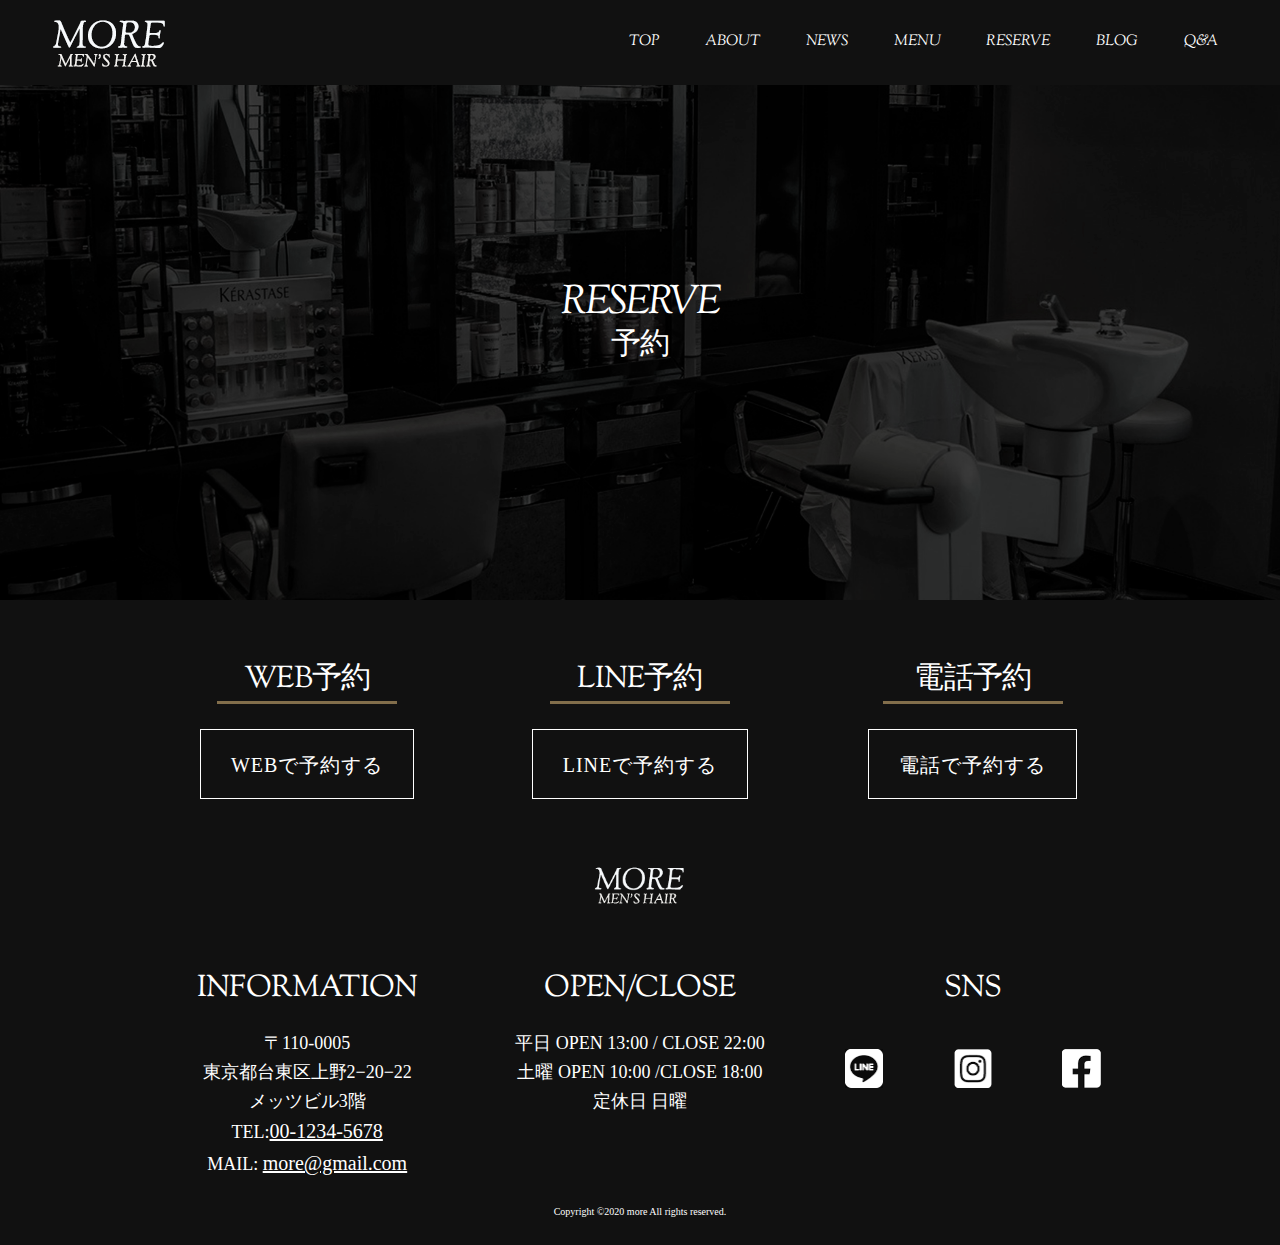
<file: reserve.html>
<!DOCTYPE html>
<html>
    <head>
             <!-- Basic Page Needs
      –––––––––––––––––––––––––––––––––––––––––––––––––– -->
      <meta charset="utf-8">
      <title>RESERVE/上野のメンズ専門美容室MORE</title>
      <meta name="description" content="「MORE COOL（よりカッコよく）」をモットーにした上野のメンズ専門美容室">
      <meta name="author" content="">
    
      <!-- Mobile Specific Metas
      –––––––––––––––––––––––––––––––––––––––––––––––––– -->
      <meta name="viewport" content="width=device-width, initial-scale=1">
    
    
      <!-- CSS
      –––––––––––––––––––––––––––––––––––––––––––––––––– -->
      <link rel="stylesheet" href="css/normalize.css">
      <link rel="stylesheet" href="css/skeleton.css">
      <link rel="stylesheet" href="css/style.css">
      
      <link href="https://fonts.googleapis.com/css2?family=Sorts+Mill+Goudy:ital@0;1&display=swap" rel="stylesheet">
      
      <script type="text/javascript" src="//ajax.googleapis.com/ajax/libs/jquery/1.10.2/jquery.min.js"></script>
      <script src="original_site.js"></script>
      
      <!-- Favicon
      –––––––––––––––––––––––––––––––––––––––––––––––––– -->
      <link rel="icon" type="image/png" href="images/favicon.png">
    </head>
    <body>
        <header id="site_header">
            <div class="container">
                <div class="row">
                    <div id="sp_header">
                        <div id="sp_logo" >
                            <a href="index.html">
                            <img src="images/top_sp/sp_logo.png" alt="メンズ専門ヘアサロンモア">
                            </a>
                        </div>
                        <div id="sp_hambergar" >
                            
                        </div>
                        <div id="sp_navi">
                            <ul id="sp_navi_list">
                                <li><a href="index.html">TOP</a></li>
                                <li><a href="about.html">ABOUT</a></li>
                                <li><a href="news.html">NEWS</a></li>
                                <li><a href="menu.html">MENU</a></li>
                                <li><a href="reserve.html">RESERVE</a></li>
                                <li><a href="blog.html">BLOG</a></li>
                                <li><a href="qa.html">Q&A</a></li>
                            </ul>
                        </div>
                    </div>
                    <div id="pc_header">
                        <div id="pc_logo">
                            <a href="index.html">
                            <img src="images/top_pc/logo_pc.png" alt="メンズ専門ヘアサロンモア">
                            </a>
                        </div>
                        <div id="pc_navi">
                            <ul id="pc_navi_list">
                                <li><a href="index.html">TOP</a></li>
                                <li><a href="about.html">ABOUT</a></li>
                                <li><a href="news.html">NEWS</a></li>
                                <li><a href="menu.html">MENU</a></li>
                                <li><a href="reserve.html">RESERVE</a></li>
                                <li><a href="blog.html">BLOG</a></li>
                                <li><a href="qa.html">Q&A</a></li>
                            </ul>
                        </div>
                    </div>
                </div>
            </div>
        </header>
        <section id="contents">
            <div id="cover_mono">
                <h1><span>RESERVE</span><br>予約</h1>
            </div>
            <div class="container reserve">
                <div class="row">
                    <div class="four columns">
                        <div class="menu_box_reserve">
                            <h4>WEB予約</h4>
                            <div class="button">
                                <a href="#"><p>WEBで予約する</p></a>
                            </div>
                        </div>
                    </div>
                    <div class="four columns">
                        <div class="menu_box_reserve">
                            <h4>LINE予約</h4>
                            <div class="button">
                                <a href="#"><p>LINEで予約する</p></a>
                            </div>
                        </div>
                    </div>
                    <div class="four columns">
                        <div class="menu_box_reserve">
                            <h4>電話予約</h4>
                            <div class="button">
                                <a href="#"><p>電話で予約する</p></a>
                            </div>
                        </div>
                    </div>
                </div>
            </div>
        </section>
        <a href="#top" id="btn-backtotop"><img src="images/top_sp/top_button.png"></a>
        <footer>
            <img src="images/top_sp/sp_logo.png">
            <div class="container">
                <div class="row">
                    <div id="footer_other_page">
                    <div class="four columns">
                        <div id="information">
                            <h4>INFORMATION</h4>
                            <p>〒110-0005<br>東京都台東区上野2−20−22<br>メッツビル3階<br>TEL:<a href="tel:00-1234-5678">00-1234-5678</a>
                            <br>MAIL: <a href="mailto:more@gmail.com">more@gmail.com</a></p>
                        </div>
                    </div>
                    <div class="four columns">
                        <div id="openclose">
                            <h4>OPEN/CLOSE</h4>
                            <p>平日 OPEN 13:00 / CLOSE 22:00<br>土曜 OPEN 10:00 /CLOSE 18:00<br>定休日 日曜</p>
                        </div>
                    </div>
                    <div class="four columns">
                        <div id="sns">
                            <h4>SNS</h4>
                            <ul>
                                <a href="#"><li><img src="images/top_sp/line_sp.png"></li></a>
                                <a href="#"><li><img src="images/top_sp/insta_sp.png"></li></a>
                                <a href="#"><li><img src="images/top_sp/facebook_sp.png"></li></a>
                            </ul>
                        </div>
                    </div>
                    </div>
                </div>
            </div>
            <p id="copy_right">Copyright ©2020 more All rights reserved.</p>
        </footer>
    </body>
</html>
</file>
<file: css/skeleton.css>
/*
* Skeleton V2.0.4
* Copyright 2014, Dave Gamache
* www.getskeleton.com
* Free to use under the MIT license.
* http://www.opensource.org/licenses/mit-license.php
* 12/29/2014
*/


/* Table of contents
––––––––––––––––––––––––––––––––––––––––––––––––––
- Grid
- Base Styles
- Typography
- Links
- Buttons
- Forms
- Lists
- Code
- Tables
- Spacing
- Utilities
- Clearing
- Media Queries
*/


/* Grid
–––––––––––––––––––––––––––––––––––––––––––––––––– */
.container {
  position: relative;
  width: 100%;
  max-width: 960px;
  margin: 0 auto;
  padding: 0 20px;
  box-sizing: border-box; }
.column,
.columns {
  width: 100%;
  float: left;
  box-sizing: border-box; }

/* For devices larger than 400px */
@media (min-width: 400px) {
  .container {
    width: 85%;
    padding: 0; }
}

/* For devices larger than 550px */
@media (min-width: 550px) {
  .container {
    width: 80%; }
  .column,
  .columns {
    margin-left: 4%; }
  .column:first-child,
  .columns:first-child {
    margin-left: 0; }

  .one.column,
  .one.columns                    { width: 4.66666666667%; }
  .two.columns                    { width: 13.3333333333%; }
  .three.columns                  { width: 22%;            }
  .four.columns                   { width: 30.6666666667%; }
  .five.columns                   { width: 39.3333333333%; }
  .six.columns                    { width: 48%;            }
  .seven.columns                  { width: 56.6666666667%; }
  .eight.columns                  { width: 65.3333333333%; }
  .nine.columns                   { width: 74.0%;          }
  .ten.columns                    { width: 82.6666666667%; }
  .eleven.columns                 { width: 91.3333333333%; }
  .twelve.columns                 { width: 100%; margin-left: 0; }

  .one-third.column               { width: 30.6666666667%; }
  .two-thirds.column              { width: 65.3333333333%; }

  .one-half.column                { width: 48%; }

  /* Offsets */
  .offset-by-one.column,
  .offset-by-one.columns          { margin-left: 8.66666666667%; }
  .offset-by-two.column,
  .offset-by-two.columns          { margin-left: 17.3333333333%; }
  .offset-by-three.column,
  .offset-by-three.columns        { margin-left: 26%;            }
  .offset-by-four.column,
  .offset-by-four.columns         { margin-left: 34.6666666667%; }
  .offset-by-five.column,
  .offset-by-five.columns         { margin-left: 43.3333333333%; }
  .offset-by-six.column,
  .offset-by-six.columns          { margin-left: 52%;            }
  .offset-by-seven.column,
  .offset-by-seven.columns        { margin-left: 60.6666666667%; }
  .offset-by-eight.column,
  .offset-by-eight.columns        { margin-left: 69.3333333333%; }
  .offset-by-nine.column,
  .offset-by-nine.columns         { margin-left: 78.0%;          }
  .offset-by-ten.column,
  .offset-by-ten.columns          { margin-left: 86.6666666667%; }
  .offset-by-eleven.column,
  .offset-by-eleven.columns       { margin-left: 95.3333333333%; }

  .offset-by-one-third.column,
  .offset-by-one-third.columns    { margin-left: 34.6666666667%; }
  .offset-by-two-thirds.column,
  .offset-by-two-thirds.columns   { margin-left: 69.3333333333%; }

  .offset-by-one-half.column,
  .offset-by-one-half.columns     { margin-left: 52%; }

}


/* Base Styles
–––––––––––––––––––––––––––––––––––––––––––––––––– */
/* NOTE
html is set to 62.5% so that all the REM measurements throughout Skeleton
are based on 10px sizing. So basically 1.5rem = 15px :) */
html {
  font-size: 62.5%; }
body {
  font-size: 1.5em; /* currently ems cause chrome bug misinterpreting rems on body element */
  line-height: 1.6;
  font-weight: 400;
  font-family: "Raleway", "HelveticaNeue", "Helvetica Neue", Helvetica, Arial, sans-serif;
  color: #222; }


/* Typography
–––––––––––––––––––––––––––––––––––––––––––––––––– */
h1, h2, h3, h4, h5, h6 {
  margin-top: 0;
  margin-bottom: 2rem;
  font-weight: 300; }
h1 { font-size: 4.0rem; line-height: 1.2;  letter-spacing: -.1rem;}
h2 { font-size: 3.6rem; line-height: 1.25; letter-spacing: -.1rem; }
h3 { font-size: 3.0rem; line-height: 1.3;  letter-spacing: -.1rem; }
h4 { font-size: 2.4rem; line-height: 1.35; letter-spacing: -.08rem; }
h5 { font-size: 1.8rem; line-height: 1.5;  letter-spacing: -.05rem; }
h6 { font-size: 1.5rem; line-height: 1.6;  letter-spacing: 0; }

/* Larger than phablet */
@media (min-width: 550px) {
  h1 { font-size: 5.0rem; }
  h2 { font-size: 4.2rem; }
  h3 { font-size: 3.6rem; }
  h4 { font-size: 3.0rem; }
  h5 { font-size: 2.4rem; }
  h6 { font-size: 1.5rem; }
}

p {
  margin-top: 0; }


/* Links
–––––––––––––––––––––––––––––––––––––––––––––––––– */
a {
  color: #1EAEDB; }
a:hover {
  color: #0FA0CE; }


/* Buttons
–––––––––––––––––––––––––––––––––––––––––––––––––– */
.button,
button,
input[type="submit"],
input[type="reset"],
input[type="button"] {
  display: inline-block;
  height: 38px;
  padding: 0 30px;
  color: #555;
  text-align: center;
  font-size: 11px;
  font-weight: 600;
  line-height: 38px;
  letter-spacing: .1rem;
  text-transform: uppercase;
  text-decoration: none;
  white-space: nowrap;
  background-color: transparent;
  border-radius: 4px;
  border: 1px solid #bbb;
  cursor: pointer;
  box-sizing: border-box; }
.button:hover,
button:hover,
input[type="submit"]:hover,
input[type="reset"]:hover,
input[type="button"]:hover,
.button:focus,
button:focus,
input[type="submit"]:focus,
input[type="reset"]:focus,
input[type="button"]:focus {
  color: #333;
  border-color: #888;
  outline: 0; }
.button.button-primary,
button.button-primary,
input[type="submit"].button-primary,
input[type="reset"].button-primary,
input[type="button"].button-primary {
  color: #FFF;
  background-color: #33C3F0;
  border-color: #33C3F0; }
.button.button-primary:hover,
button.button-primary:hover,
input[type="submit"].button-primary:hover,
input[type="reset"].button-primary:hover,
input[type="button"].button-primary:hover,
.button.button-primary:focus,
button.button-primary:focus,
input[type="submit"].button-primary:focus,
input[type="reset"].button-primary:focus,
input[type="button"].button-primary:focus {
  color: #FFF;
  background-color: #1EAEDB;
  border-color: #1EAEDB; }


/* Forms
–––––––––––––––––––––––––––––––––––––––––––––––––– */
input[type="email"],
input[type="number"],
input[type="search"],
input[type="text"],
input[type="tel"],
input[type="url"],
input[type="password"],
textarea,
select {
  height: 38px;
  padding: 6px 10px; /* The 6px vertically centers text on FF, ignored by Webkit */
  background-color: #fff;
  border: 1px solid #D1D1D1;
  border-radius: 4px;
  box-shadow: none;
  box-sizing: border-box; }
/* Removes awkward default styles on some inputs for iOS */
input[type="email"],
input[type="number"],
input[type="search"],
input[type="text"],
input[type="tel"],
input[type="url"],
input[type="password"],
textarea {
  -webkit-appearance: none;
     -moz-appearance: none;
          appearance: none; }
textarea {
  min-height: 65px;
  padding-top: 6px;
  padding-bottom: 6px; }
input[type="email"]:focus,
input[type="number"]:focus,
input[type="search"]:focus,
input[type="text"]:focus,
input[type="tel"]:focus,
input[type="url"]:focus,
input[type="password"]:focus,
textarea:focus,
select:focus {
  border: 1px solid #33C3F0;
  outline: 0; }
label,
legend {
  display: block;
  margin-bottom: .5rem;
  font-weight: 600; }
fieldset {
  padding: 0;
  border-width: 0; }
input[type="checkbox"],
input[type="radio"] {
  display: inline; }
label > .label-body {
  display: inline-block;
  margin-left: .5rem;
  font-weight: normal; }


/* Lists
–––––––––––––––––––––––––––––––––––––––––––––––––– */
ul {
  list-style: circle inside; }
ol {
  list-style: decimal inside; }
ol, ul {
  padding-left: 0;
  margin-top: 0; }
ul ul,
ul ol,
ol ol,
ol ul {
  margin: 1.5rem 0 1.5rem 3rem;
  font-size: 90%; }
li {
  margin-bottom: 1rem; }


/* Code
–––––––––––––––––––––––––––––––––––––––––––––––––– */
code {
  padding: .2rem .5rem;
  margin: 0 .2rem;
  font-size: 90%;
  white-space: nowrap;
  background: #F1F1F1;
  border: 1px solid #E1E1E1;
  border-radius: 4px; }
pre > code {
  display: block;
  padding: 1rem 1.5rem;
  white-space: pre; }


/* Tables
–––––––––––––––––––––––––––––––––––––––––––––––––– */
th,
td {
  padding: 12px 15px;
  text-align: left;
  border-bottom: 1px solid #E1E1E1; }
th:first-child,
td:first-child {
  padding-left: 0; }
th:last-child,
td:last-child {
  padding-right: 0; }


/* Spacing
–––––––––––––––––––––––––––––––––––––––––––––––––– */
button,
.button {
  margin-bottom: 1rem; }
input,
textarea,
select,
fieldset {
  margin-bottom: 1.5rem; }
pre,
blockquote,
dl,
figure,
table,
p,
ul,
ol,
form {
  margin-bottom: 2.5rem; }


/* Utilities
–––––––––––––––––––––––––––––––––––––––––––––––––– */
.u-full-width {
  width: 100%;
  box-sizing: border-box; }
.u-max-full-width {
  max-width: 100%;
  box-sizing: border-box; }
.u-pull-right {
  float: right; }
.u-pull-left {
  float: left; }


/* Misc
–––––––––––––––––––––––––––––––––––––––––––––––––– */
hr {
  margin-top: 3rem;
  margin-bottom: 3.5rem;
  border-width: 0;
  border-top: 1px solid #E1E1E1; }


/* Clearing
–––––––––––––––––––––––––––––––––––––––––––––––––– */

/* Self Clearing Goodness */
.container:after,
.row:after,
.u-cf {
  content: "";
  display: table;
  clear: both; }


/* Media Queries
–––––––––––––––––––––––––––––––––––––––––––––––––– */
/*
Note: The best way to structure the use of media queries is to create the queries
near the relevant code. For example, if you wanted to change the styles for buttons
on small devices, paste the mobile query code up in the buttons section and style it
there.
*/


/* Larger than mobile */
@media (min-width: 400px) {}

/* Larger than phablet (also point when grid becomes active) */
@media (min-width: 550px) {}

/* Larger than tablet */
@media (min-width: 750px) {}

/* Larger than desktop */
@media (min-width: 1000px) {}

/* Larger than Desktop HD */
@media (min-width: 1200px) {}
</file>
<file: css/style.css>
@charset "UTF-8";
html {
  background: #111;
  font-size: 62.5%; }

body {
  font-family: "ヒラギノ明朝 ProN", san-serif; }
  body h1, body h4 {
    font-family: "Sorts Mill Goudy", "ヒラギノ明朝 ProN", san-serif;
    font-size: 2rem; }
  body * {
    font-size: 1.5rem; }

.container {
  padding: 0 3.125%;
  width: 100%;
  margin: 0 auto; }

#site_header .container {
  max-width: 2000px; }

@media (min-width: 1024px) {
  .container {
    padding: 0; } }
@media (min-width: 1024px) {
  body h1, body h4 {
    font-size: 3rem; }
  body * {
    font-size: 2rem; } }
#site_header {
  position: fixed;
  width: 100%;
  z-index: 1; }
  #site_header .container {
    padding: 0; }
  #site_header .row {
    width: 100%; }

#sp_header {
  width: 100%;
  background: #111;
  left: 0;
  z-index: 1;
  right: 0;
  padding: 0 3.125%; }
  #sp_header #sp_logo {
    width: 46%;
    display: inline-block;
    margin-top: 5px; }
    #sp_header #sp_logo img {
      width: 73.5px; }
  #sp_header #sp_hambergar {
    display: inline-block;
    width: 46%;
    background-image: url(../images/top_sp/sp_hambergar.png);
    background-repeat: no-repeat;
    height: 32px;
    background-size: contain;
    background-position: 100%;
    vertical-align: 5px; }
  #sp_header .openlink {
    background-image: url("../images/top_sp/close.png") !important; }
  #sp_header #sp_navi {
    background: #111;
    opacity: 0.9;
    position: absolute;
    left: 0;
    width: 100%;
    z-index: 10;
    display: none; }
    #sp_header #sp_navi #sp_navi_list {
      text-align: center;
      margin-bottom: 0;
      font-size: 1.5rem;
      font-family: "Sorts Mill Goudy", "ヒラギノ明朝 ProN", san-serif; }
      #sp_header #sp_navi #sp_navi_list li {
        list-style: none;
        text-align: center; }
        #sp_header #sp_navi #sp_navi_list li a {
          text-decoration: none;
          color: white;
          font-style: italic; }
        #sp_header #sp_navi #sp_navi_list li a:hover {
          text-decoration: underline; }

#pc_header {
  display: none;
  position: fixed;
  width: 100%;
  background: #111;
  left: 0;
  padding: 0 3.125%;
  z-index: 10; }
  #pc_header #pc_logo {
    width: 46%;
    display: inline-block;
    padding-top: 10px; }
  #pc_header #pc_navi {
    width: 46%; }
  #pc_header #pc_navi_list {
    list-style: none;
    display: flex;
    justify-content: space-between;
    margin: 0;
    padding-top: 25px;
    font-family: "Sorts Mill Goudy", "ヒラギノ明朝 ProN", san-serif;
    font-style: italic; }
    #pc_header #pc_navi_list li a {
      color: white;
      text-decoration: none;
      font-size: 1.5rem; }
    #pc_header #pc_navi_list li a:hover {
      text-decoration: underline; }

@media (min-width: 560px) {
  #sp_header {
    padding-top: 5px;
    vertical-align: 5px; }
    #sp_header #sp_logo {
      margin-top: 0; }
      #sp_header #sp_logo img {
        width: 100px; }
    #sp_header #sp_hambergar {
      height: 50px;
      padding-bottom: 0;
      vertical-align: 4px; } }
@media (min-width: 1024px) {
  #sp_header {
    display: none; }

  #pc_header {
    display: flex;
    font-size: 1.5rem; } }
#cover {
  background-image: url("../images/top_sp/cover_sp.png");
  background-size: cover;
  background-position: center center;
  width: 100%;
  height: 280px; }

@media (min-width: 1024px) {
  #cover {
    height: 600px; } }
.menu_box {
  color: white;
  text-align: center;
  margin-top: 60px;
  width: 275px;
  margin-right: auto;
  margin-left: auto;
  text-align: center; }
  .menu_box h4 {
    border-bottom: 3px solid #826e4b;
    width: 90px;
    margin: 0  auto 25px auto; }
  .menu_box p {
    margin-bottom: 15px; }
    .menu_box p span {
      color: #826e4b;
      font-size: 1.8rem;
      display: inline-block;
      margin-bottom: 0.8rem; }
  .menu_box img {
    width: 120px;
    border: 1px solid white;
    background: #000; }
  .menu_box img:hover {
    opacity: 0.6; }

@media (min-width: 1024px) {
  .menu_box {
    width: 600px; }
    .menu_box h4 {
      width: 180px; }
    .menu_box p {
      margin-bottom: 50px; }
      .menu_box p span {
        font-size: 2.4rem; }
        .menu_box p span br {
          display: none; }
    .menu_box img {
      width: 240px; } }
@media (max-width: 300px) {
  .menu_box {
    width: 100%; } }
.menu_box_access {
  color: white;
  text-align: center;
  margin-top: 60px;
  width: 100%;
  margin-right: auto;
  margin-left: auto;
  text-align: center;
  margin-bottom: 60PX; }
  .menu_box_access h4 {
    border-bottom: 3px solid #826e4b;
    width: 90px;
    margin: 0  auto 25px auto; }
  .menu_box_access p {
    margin-bottom: 25px; }
    .menu_box_access p span {
      color: #826e4b;
      font-size: 1.8rem;
      display: inline-block;
      margin-bottom: 0.8rem; }
  .menu_box_access img {
    width: 120px;
    border: 1px solid white; }

@media (min-width: 1024px) {
  .menu_box_access {
    width: 100%; }
    .menu_box_access h4 {
      width: 180px; }
    .menu_box_access p {
      margin-bottom: 50px; }
      .menu_box_access p span {
        font-size: 2.4rem; }
        .menu_box_access p span br {
          display: none; }
    .menu_box_access img {
      width: 240px; } }
#btn-backtotop {
  width: 40px;
  height: 40px;
  border-radius: 50%;
  font-size: 2rem;
  text-align: center;
  position: fixed;
  bottom: 30px;
  right: 30px;
  background: #826e4b;
  color: white;
  text-decoration: none;
  z-index: 1000;
  transition: all 1s ease-out;
  transition: bottom 0.2s ease-out;
  opacity: 0; }
  #btn-backtotop img {
    width: 20px; }
  @media screen and (max-width: 1023px) {
    #btn-backtotop {
      bottom: 10px;
      right: 5px; } }
  #btn-backtotop.fadein {
    opacity: 1; }

@media (min-width: 1024px) {
  #btn-backtotop {
    width: 80px;
    height: 80px; }
    #btn-backtotop img {
      width: 40px;
      margin-top: 23px; } }
#btn-backtotop:hover {
  background: #66583f; }

footer {
  text-align: center; }
  footer img {
    width: 100px;
    text-align: center;
    display: inline-block;
    margin-bottom: 50px; }
  footer h4 {
    color: white;
    text-align: center; }
  footer p {
    color: white;
    text-align: center; }
    footer p a {
      color: white;
      text-decoration: underline; }
    footer p a:hover {
      color: white; }
  footer #sns ul {
    display: flex;
    list-style: none;
    justify-content: space-between; }
    footer #sns ul li {
      text-align: center; }
      footer #sns ul li img {
        width: 50%;
        background: #000; }
        footer #sns ul li img :hover {
          opacity: 0.6; }

@media (min-width: 1024px) {
  footer .four.columns {
    width: 30.66666667%; }
  footer h4 {
    font-size: 3rem; }
  footer p {
    font-size: 1.8rem; } }
#copy_right {
  font-size: 1rem;
  display: block;
  text-align: center;
  color: white; }

#cover_mono {
  background-image: url("../images/about/cover_sp_monotoon.png");
  background-size: cover;
  background-position: center center;
  width: 100%;
  height: 280px; }
  #cover_mono h1 {
    color: white;
    position: absolute;
    top: 139.25px;
    width: 100%;
    text-align: center;
    font-size: 1.5rem; }
    #cover_mono h1 span {
      font-size: 2rem;
      font-family: "Sorts Mill Goudy", "ヒラギノ明朝 ProN", san-serif;
      font-style: italic; }

@media (min-width: 1024px) {
  #cover_mono {
    height: 600px; }
    #cover_mono h1 {
      top: 280px;
      font-size: 3rem; }
      #cover_mono h1 span {
        font-size: 4rem; } }
footer {
  text-align: center; }
  footer img {
    width: 100px;
    text-align: center;
    display: inline-block;
    margin-bottom: 50px;
    margin-top: 20px; }
  footer h4 {
    color: white;
    text-align: center; }
  footer p {
    color: white;
    text-align: center; }
    footer p a {
      color: white;
      text-decoration: underline; }
  footer #sns ul {
    display: flex;
    list-style: none;
    justify-content: space-between; }
    footer #sns ul li {
      text-align: center; }
      footer #sns ul li img {
        width: 50%;
        background: #000; }
      footer #sns ul li img:hover {
        opacity: 0.6; }

@media (min-width: 1024px) {
  footer .four.columns {
    width: 30.66666667%; }
  footer h4 {
    font-size: 3rem; }
  footer p {
    font-size: 1.8rem; } }
.feature h4 {
  width: 100px; }

@media (min-width: 1024px) {
  .feature h4 {
    width: 180px; } }
.menu_box_article {
  color: white;
  text-align: center;
  margin-top: 60px;
  width: 275px;
  margin-right: auto;
  margin-left: auto;
  text-align: center; }
  .menu_box_article h4 {
    border-bottom: 3px solid #826e4b;
    width: 90px;
    margin: 0  auto 25px auto; }
  .menu_box_article ul {
    list-style: none; }
    .menu_box_article ul li a {
      text-decoration: underline;
      color: white; }
      .menu_box_article ul li a :hover {
        text-decoration: underline; }
  .menu_box_article img {
    width: 120px;
    border: 1px solid white; }

@media (min-width: 1024px) {
  .menu_box_article {
    width: 600px; }
    .menu_box_article h4 {
      width: 180px; }
    .menu_box_article ul {
      margin-bottom: 50px; }
      .menu_box_article ul li a {
        width: 300px; }
    .menu_box_article img {
      width: 240px; } }
.menu_box_news_bottom {
  color: white;
  text-align: center;
  margin-top: 60px;
  width: 275px;
  margin-right: auto;
  margin-left: auto;
  text-align: center; }
  .menu_box_news_bottom h4 {
    border-bottom: 3px solid #826e4b;
    width: 150px;
    margin: 0  auto 25px auto; }
  .menu_box_news_bottom p {
    margin-bottom: 15px; }
    .menu_box_news_bottom p span {
      color: #826e4b;
      font-size: 1.8rem;
      display: inline-block;
      margin-bottom: 0.8rem; }
  .menu_box_news_bottom img {
    width: 130px;
    border: 1px solid white; }

@media (min-width: 1024px) {
  .menu_box_news_bottom {
    width: 600px; }
    .menu_box_news_bottom h4 {
      width: 200px; }
    .menu_box_news_bottom ul {
      margin-bottom: 50px; }
      .menu_box_news_bottom ul li {
        margin-bottom: 30px; }
    .menu_box_news_bottom img {
      width: 240px; } }
#cut_contents {
  margin-bottom: 25px; }

.menu_box_cut {
  color: white;
  text-align: center;
  margin-top: 60px;
  width: 275px;
  margin-right: auto;
  margin-left: auto;
  text-align: center; }
  .menu_box_cut h4 {
    width: 100%;
    margin: 0  auto 25px auto; }
    .menu_box_cut h4 span {
      font-family: "ヒラギノ明朝 ProN", san-serif; }
  .menu_box_cut p {
    margin-bottom: 15px; }

@media (min-width: 1024px) {
  .menu_box_cut {
    width: 300px; }
    .menu_box_cut h4 {
      width: 100%; }
    .menu_box_cut p {
      margin-bottom: 50px; }
      .menu_box_cut p span {
        font-size: 2.4rem; }
        .menu_box_cut p span br {
          display: none; }
    .menu_box_cut img {
      width: 240px; } }
.menu_box_reserve {
  color: white;
  text-align: center;
  margin-top: 60px;
  margin-right: auto;
  margin-left: auto;
  text-align: center; }
  .menu_box_reserve h4 {
    width: 90px;
    border-bottom: 3px solid #826e4b;
    margin: 0  auto 25px auto; }
  .menu_box_reserve .button {
    border: 1px solid white;
    border-radius: 0;
    font-weight: normal;
    height: 46px; }
    .menu_box_reserve .button a {
      text-decoration: none;
      color: white; }
      .menu_box_reserve .button a p {
        margin-bottom: 0px;
        padding-top: 4px; }
  .menu_box_reserve .button:hover {
    opacity: 0.6;
    border: 1px solid rgba(255, 255, 255, 0.6); }

@media (min-width: 1024px) {
  .menu_box_reserve h4 {
    width: 180px; }
  .menu_box_reserve .button {
    height: 70px; }
    .menu_box_reserve .button a p {
      padding-top: 16px; } }
.reserve {
  margin-bottom: 30px; }

.qa_box p {
  color: white; }
  .qa_box p span {
    color: #826e4b; }

#qa {
  margin-top: 60px;
  margin-bottom: 40px; }

.menu_box_blog a {
  display: block;
  color: white;
  text-align: center;
  margin-top: 60px;
  width: 80%;
  margin-right: auto;
  margin-left: auto;
  text-align: center;
  text-decoration: underline; }
  .menu_box_blog a img {
    width: 100%;
    background: #000; }
  .menu_box_blog a img:hover {
    opacity: 0.6; }
  .menu_box_blog a h4 {
    margin-bottom: 15px;
    font-size: 1.5rem;
    font-family: "ヒラギノ明朝 ProN", san-serif; }

@media (min-width: 1024px) {
  .menu_box_blog a {
    width: 100%; }
    .menu_box_blog a h4 {
      margin-bottom: 50px;
      font-size: 2.4rem; } }
.blog_article {
  margin-top: 60px;
  color: white;
  width: 80%;
  margin: 60px auto 0 auto; }
  .blog_article h4 {
    font-family: "ヒラギノ明朝 ProN", san-serif;
    text-align: center;
    margin-bottom: 40px; }
  .blog_article p span {
    color: #826e4b; }

.article_navi {
  display: flex;
  justify-content: space-between;
  width: 80%;
  margin: 0 auto; }
  .article_navi a {
    text-decoration: underline;
    color: white; }

.article_index {
  text-align: center;
  width: 80%;
  margin-bottom: 40px;
  margin-left: auto;
  margin-right: auto; }
  .article_index a {
    text-decoration: underline;
    color: white; }

/*# sourceMappingURL=style.css.map */
</file>
